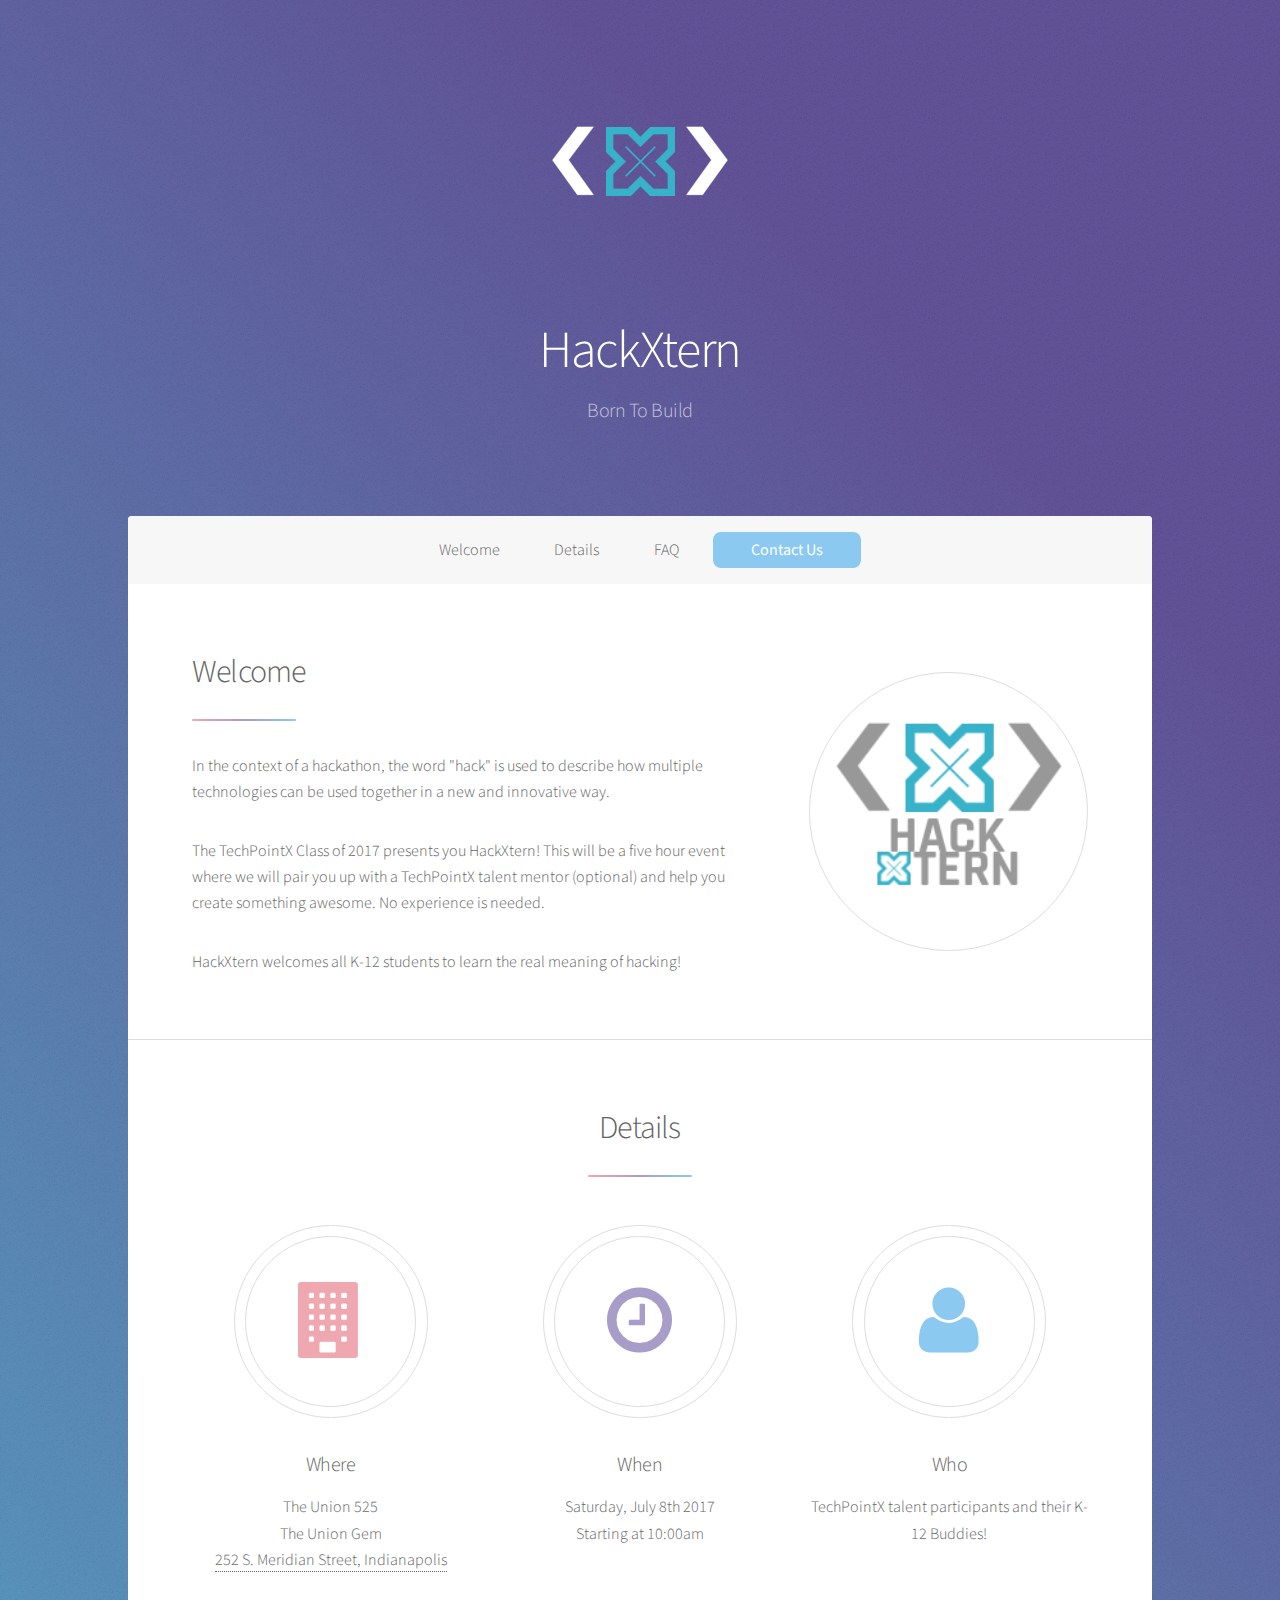
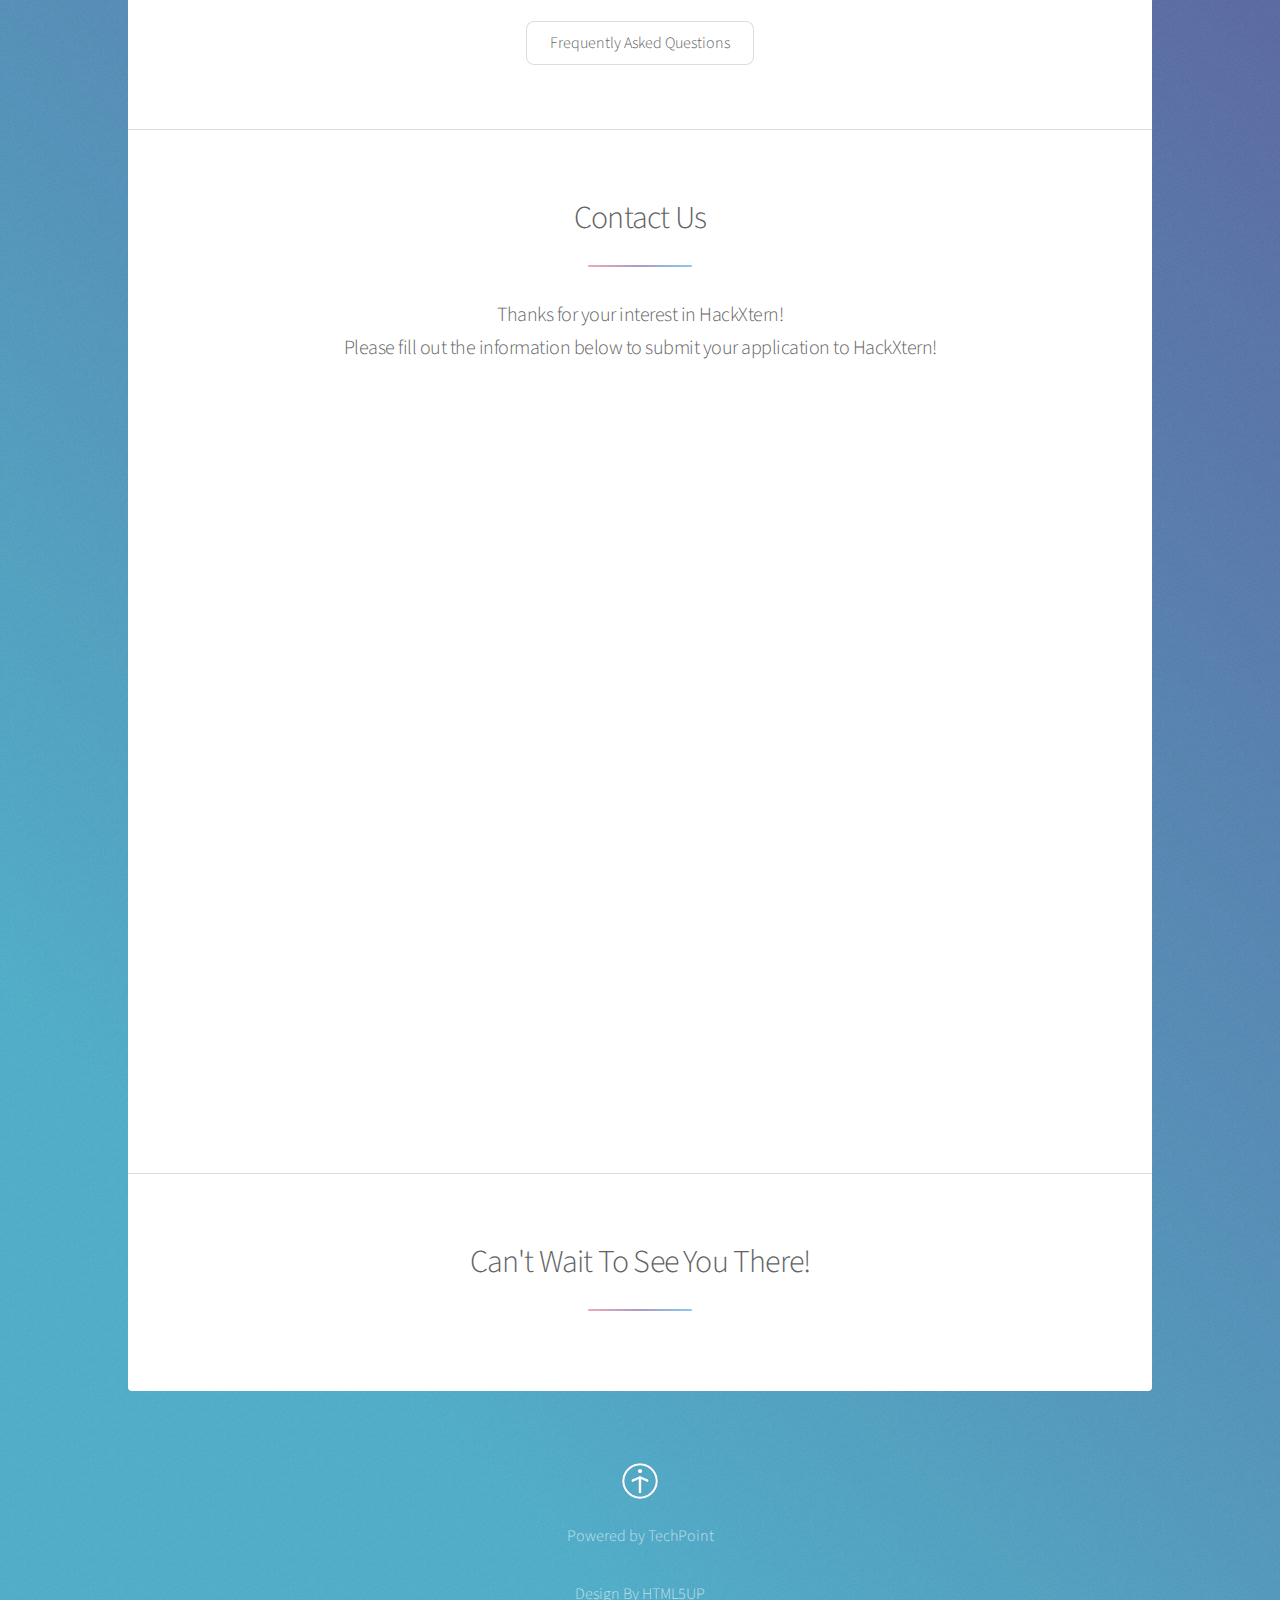
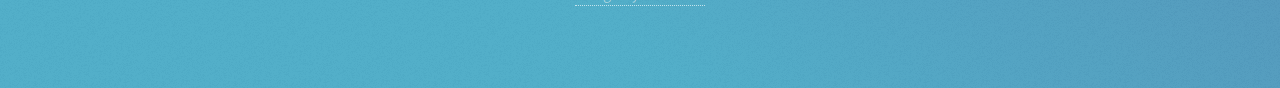
<file: index.html>
<!DOCTYPE HTML>
<!--
	Stellar by HTML5 UP
	html5up.net | @ajlkn
	Free for personal and commercial use under the CCA 3.0 license (html5up.net/license)
-->
<html>
	<head>
		<title>HackXtern 2017</title>
    <link rel="shortcut icon" href="/favicon.ico" type="image/x-icon">
    <link rel="icon" href="/favicon.ico" type="image/x-icon">
		<meta charset="utf-8" />
		<meta name="viewport" content="width=device-width, initial-scale=1" />
		<!--[if lte IE 8]><script src="assets/js/ie/html5shiv.js"></script><![endif]-->
		<link rel="stylesheet" href="assets/css/main.css" />
		<!--[if lte IE 9]><link rel="stylesheet" href="assets/css/ie9.css" /><![endif]-->
		<!--[if lte IE 8]><link rel="stylesheet" href="assets/css/ie8.css" /><![endif]-->
	</head>
	<body>

		<!-- Wrapper -->
			<div id="wrapper">

				<!-- Header -->
					<header id="header" class="alt">
						<span class="logo"><img src="images/xtern_logo.png" alt="" /></span>
						<h1>HackXtern</h1>
						<p>Born To Build</p>
					</header>

				<!-- Nav -->
					<nav id="nav">
						<ul>
							<li><a href="#intro" class="alt">Welcome</a></li>
							<li><a href="#first" class="alt">Details</a></li>
              <li><a href="faq.html" class="alt">FAQ</a></li>
              <li><a href="#second" class="button special"><b style="color:#FFFFFF;">Contact Us</b></a></li>
						</ul>
					</nav>

				<!-- Main -->
					<div id="main">

						<!-- Introduction -->
							<section id="intro" class="main">
								<div class="spotlight">
									<div class="content">
										<header class="major">
											<h2>Welcome</h2>
										</header>
										<p>In the context of a hackathon,
                      the word "hack" is used to describe how multiple technologies can
                      be used together in a new and innovative way.</p>
                    <p>The TechPointX Class of 2017 presents you HackXtern! This will be a five
                      hour event where we will pair you up with a TechPointX talent mentor (optional)
                      and help you create something awesome. No experience is needed.</p>
                    <p>HackXtern welcomes all K-12 students to learn the real meaning of hacking!</p>
									</div>
									<span class="image"><img src="images/hack_xtern_dark.png" alt="" /></span>
								</div>
							</section>

						<!-- First Section -->
							<section id="first" class="main special">
								<header class="major">
									<h2>Details</h2>
								</header>
								<ul class="features">
									<li>
										<span class="icon major style1 fa-building"></span>
										<h3>Where</h3>
										<!-- <p>Bankers Life Fieldhouse<br/>125 S Pennsylvania St, Indianapolis IN</p> -->
                    <p>The Union 525<br/>
                    The Union Gem<br/>
                    <a href="https://www.google.com/maps/place/525+S+Meridian+St,+Indianapolis,+IN+46225/@39.7593647,-86.160103,17z/data=!3m1!4b1!4m5!3m4!1s0x886b50a3cf147653:0xdbf932863d1ed6cf!8m2!3d39.7593647!4d-86.1579143">
                      252 S. Meridian Street, Indianapolis</a></p>
									</li>
									<li>
										<span class="icon major style3 fa-clock-o"></span>
										<h3>When</h3>
										<p>Saturday, July 8th 2017<br/>Starting at 10:00am</p>
									</li>
									<li>
										<span class="icon major style5 fa-user"></span>
										<h3>Who</h3>
										<p>TechPointX talent participants and their K-12 Buddies!</p>
									</li>
								</ul>
								<footer class="major">
									<ul class="actions">
									<li><a href="faq.html" class="button">Frequently Asked Questions</a></li>
									</ul>
								</footer>
							</section>

						<!-- Second Section -->
							<section id="second" class="main special">
								<header class="major">
									<h2>Contact Us</h2>
									<p>Thanks for your interest in HackXtern!<br/>
                    Please fill out the information below to submit your application to HackXtern!</p>
								</header>
                <iframe
                  src="https://techpoint.formstack.com/forms/2017_hackxtern_registration_form"
                  title="2017 HackXtern Interest"
                  width="800"
                  height="720"
									scrolling="yes">
                </iframe>
							</section>

						<!-- Get Started -->
							<section id="cta" class="main special">
								<header class="major">
									<h2>Can't Wait To See You There!</h2>
								</header>
							</section>

					</div>

				<!-- Footer -->
					<center>
            <div style="padding:80px;padding-top:60px">
              <img style="width:60px;height:auto;padding-bottom:1px;margin-bottom:1px;border-style:none;" src="/images/techpoint_white.png" />
              <p style="margin-top:1px;padding-top:1px;border-style:none;">Powered by TechPoint</p>
              <a style="padding-top:50px;" href="https://html5up.net">Design By HTML5UP</a>
            </div>
					</center>


			</div>

		<!-- Scripts -->
			<script src="assets/js/jquery.min.js"></script>
			<script src="assets/js/jquery.scrollex.min.js"></script>
			<script src="assets/js/jquery.scrolly.min.js"></script>
			<script src="assets/js/skel.min.js"></script>
			<script src="assets/js/util.js"></script>
			<!--[if lte IE 8]><script src="assets/js/ie/respond.min.js"></script><![endif]-->
			<script src="assets/js/main.js"></script>

	</body>
</html>
</file>
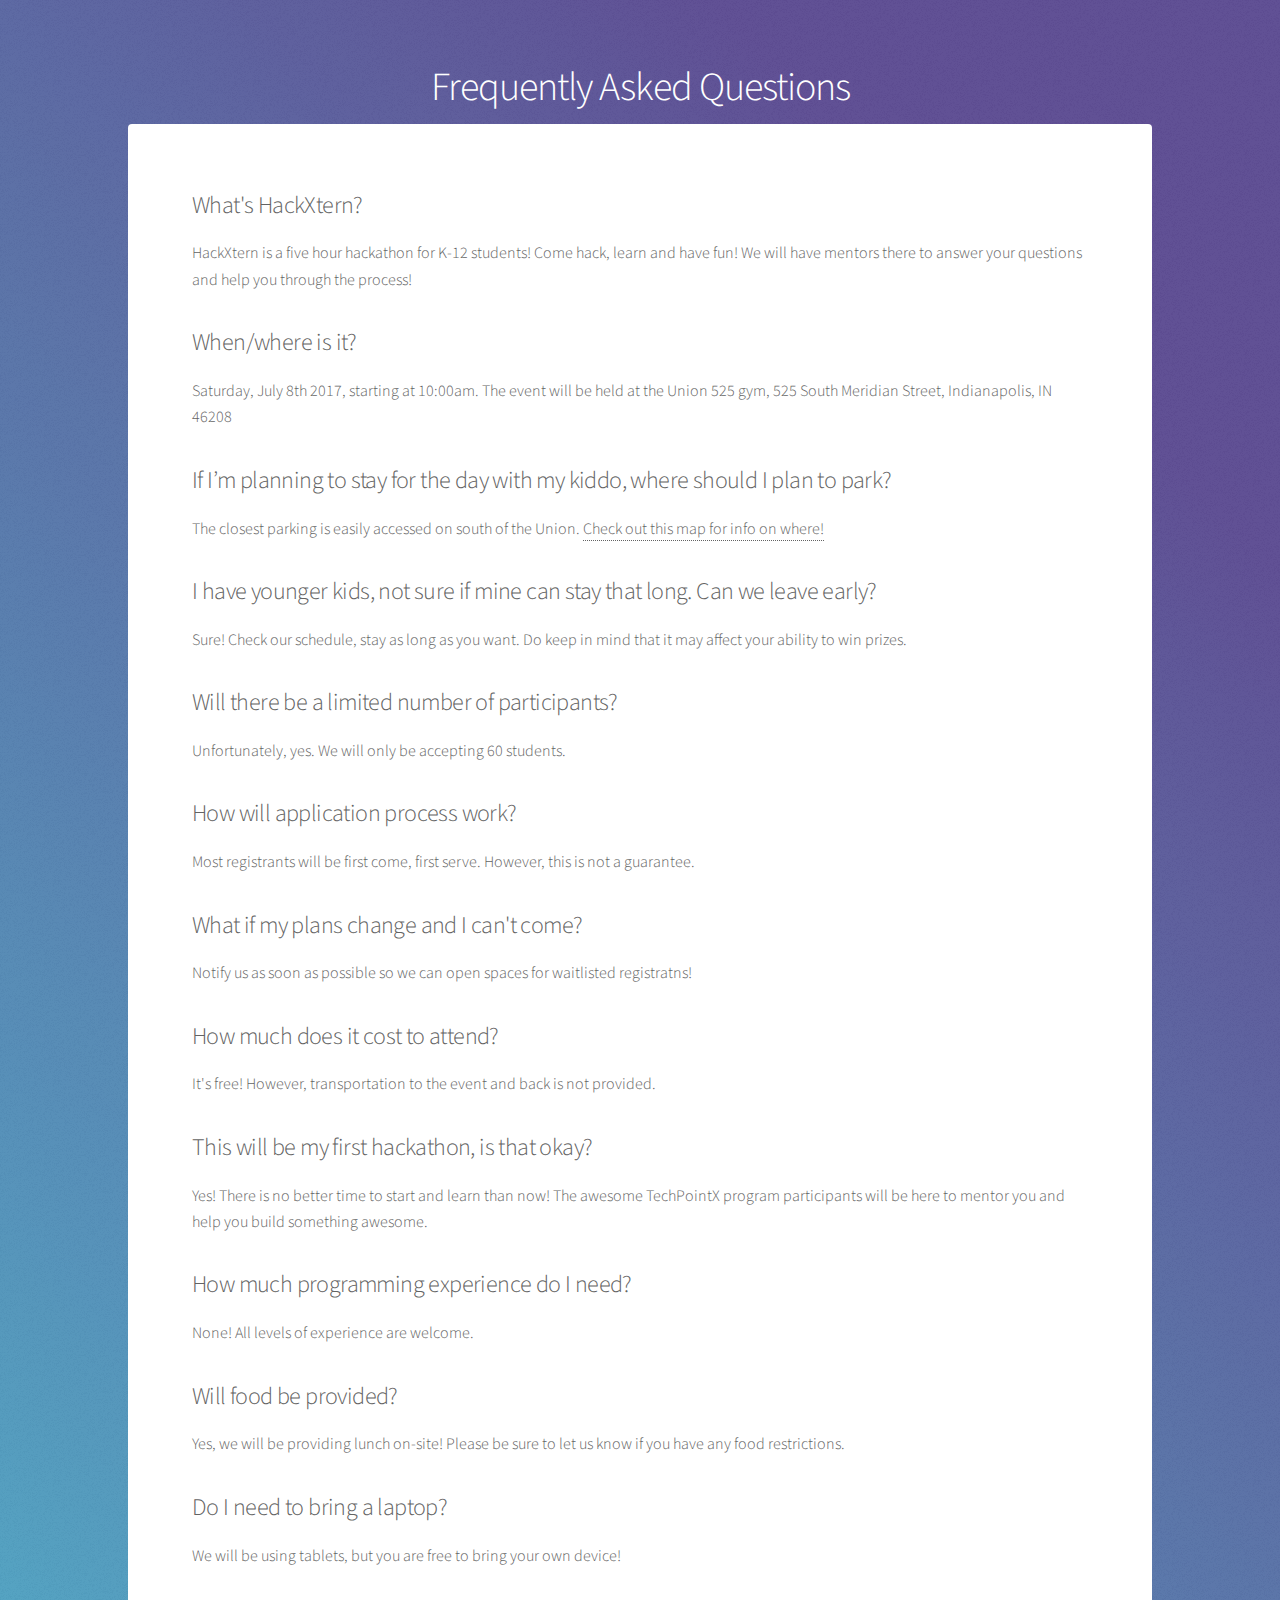
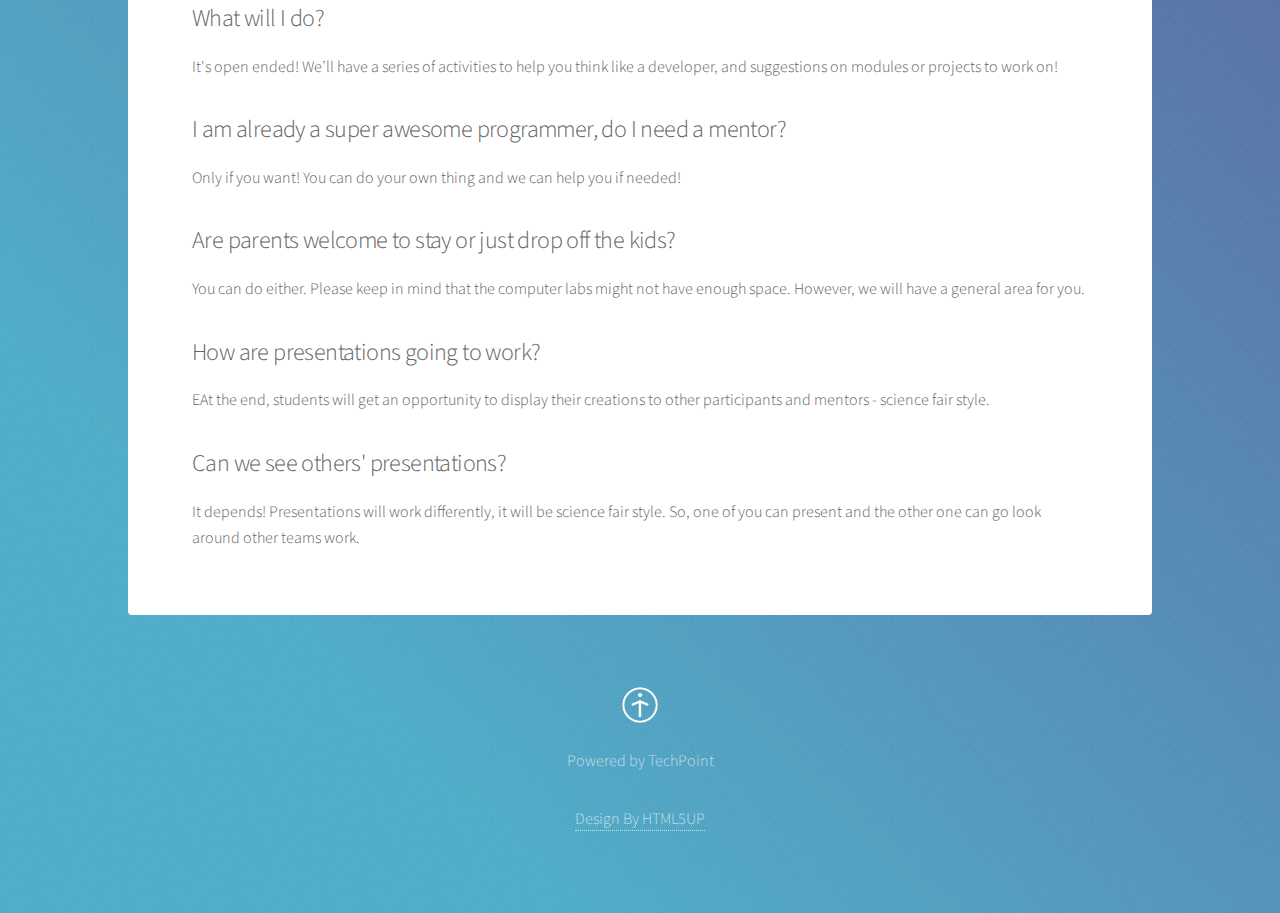
<file: faq.html>
<!DOCTYPE HTML>
<!--
	Stellar by HTML5 UP
	html5up.net | @ajlkn
	Free for personal and commercial use under the CCA 3.0 license (html5up.net/license)
-->
<html>
	<head>
		<title>Frequently Asked Questions</title>
		<meta charset="utf-8" />
		<meta name="viewport" content="width=device-width, initial-scale=1" />
		<!--[if lte IE 8]><script src="assets/js/ie/html5shiv.js"></script><![endif]-->
		<link rel="stylesheet" href="assets/css/main.css" />
		<!--[if lte IE 9]><link rel="stylesheet" href="assets/css/ie9.css" /><![endif]-->
		<!--[if lte IE 8]><link rel="stylesheet" href="assets/css/ie8.css" /><![endif]-->
	</head>
	<body>

		<!-- Wrapper -->
			<div id="wrapper">

				<!-- Header -->
					<header id="header">
						<h1>Frequently Asked Questions</h1>
					</header>

				<!-- Main -->
					<div id="main">

						<!-- Content -->
							<section id="content" class="main">
								<h2>What's HackXtern?</h2>
								<p>HackXtern is a five hour hackathon for K-12 students! Come hack, learn and have fun! We will have mentors there to answer your questions and help you through the process!</p>
								<h2>When/where is it?</h2>
                <p>Saturday, July 8th 2017, starting at 10:00am. The event will be held at the Union 525 gym, 525 South Meridian Street, Indianapolis, IN 46208</p>

                <h2>If I’m planning to stay for the day with my kiddo, where should I plan to park?</h2>
								<p>The closest parking is easily accessed on south of the Union.
                <a href="images/parking.jpg" target="_blank">Check out this map for info on where!</a></p>

                <h2>I have younger kids, not sure if mine can stay that long. Can we leave early?</h2>
                <p>Sure! Check our schedule, stay as long as you want. Do keep in mind that it may affect your ability to win prizes.</p>
                <h2>Will there be a limited number of participants?</h2>
                <p>Unfortunately, yes. We will only be accepting 60 students.</p>
                <h2>How will application process work?</h2>
                <p>Most registrants will be first come, first serve. However, this is not a guarantee.</p>
                <h2>What if my plans change and I can't come?</h2>
                <p>Notify us as soon as possible so we can open spaces for waitlisted registratns!</p>
                <h2>How much does it cost to attend?</h2>
                <p>It's free! However, transportation to the event and back is not provided.</p>
                <h2>This will be my first hackathon, is that okay?</h2>
                <p>Yes! There is no better time to start and learn than now! The awesome TechPointX program participants will be here to mentor you and help you build something awesome.</p>
                <h2>How much programming experience do I need?</h2>
                <p>None! All levels of experience are welcome.</p>
                <h2>Will food be provided?</h2>
                <p>Yes, we will be providing lunch on-site! Please be sure to let us know if you have any food restrictions.</p>
                <h2>Do I need to bring a laptop?</h2>
                <p>We will be using tablets, but you are free to bring your own device!</p>
                <h2>What will I do?</h2>
                <p>It's open ended! We’ll have a series of activities to help you think like a developer, and suggestions on modules or projects to work on!</p>
                <h2>I am already a super awesome programmer, do I need a mentor?</h2>
                <p>Only if you want! You can do your own thing and we can help you if needed!</p>
                <h2>Are parents welcome to stay or just drop off the kids?</h2>
                <p>You can do either. Please keep in mind that the computer labs might not have enough space. However, we will have a general area for you.</p>
                <h2>How are presentations going to work?</h2>
                <p>EAt the end, students will get an opportunity to display their creations to other participants and mentors - science fair style.</p>
                <h2>Can we see others' presentations?</h2>
                <p>It depends! Presentations will work differently, it will be science fair style. So, one of you can present and the other one can go look around other teams work.</p>
							</section>

					</div>

				<!-- Footer -->
        <center>
          <div style="padding:80px;padding-top:60px">
            <img style="width:60px;height:auto;padding-bottom:1px;margin-bottom:1px;border-style:none;" src="/images/techpoint_white.png" />
            <p style="margin-top:1px;padding-top:1px;border-style:none;">Powered by TechPoint</p>
            <a style="padding-top:50px;" href="https://html5up.net">Design By HTML5UP</a>
          </div>
        </center>

			</div>

		<!-- Scripts -->
			<script src="assets/js/jquery.min.js"></script>
			<script src="assets/js/jquery.scrollex.min.js"></script>
			<script src="assets/js/jquery.scrolly.min.js"></script>
			<script src="assets/js/skel.min.js"></script>
			<script src="assets/js/util.js"></script>
			<!--[if lte IE 8]><script src="assets/js/ie/respond.min.js"></script><![endif]-->
			<script src="assets/js/main.js"></script>

	</body>
</html>
</file>
<file: assets/css/ie9.css>
/*
	Stellar by HTML5 UP
	html5up.net | @ajlkn
	Free for personal and commercial use under the CCA 3.0 license (html5up.net/license)
*/

/* Spotlight */

	.spotlight:after {
		content: '';
		display: block;
		clear: both;
	}

	.spotlight .content {
		float: left;
		width: 60%;
	}

	.spotlight .image {
		float: left;
	}

/* Features */

	.features:after {
		content: '';
		display: block;
		clear: both;
	}

	.features li {
		float: left;
	}

/* Statistics */

	.statistics {
		display: inline-block;
		width: auto;
	}

		.statistics:after {
			content: '';
			display: block;
			clear: both;
		}

		.statistics li {
			float: left;
			padding: 1.5em 2.5em;
		}

/* Footer */

	#footer > * {
		float: left;
	}

	#footer .copyright {
		clear: both;
	}
</file>
<file: assets/css/ie8.css>
/*
	Stellar by HTML5 UP
	html5up.net | @ajlkn
	Free for personal and commercial use under the CCA 3.0 license (html5up.net/license)
*/

/* Type */

	body {
		color: #ffffff;
	}

/* Button */

	.button {
		position: relative;
		border: solid 1px !important;
	}

		.button.special {
			border: none !important;
		}

/* Icon */

	.icon.major {
		-ms-behavior: url("assets/js/ie/PIE.htc");
	}

		.icon.major:before {
			font-size: 4em;
			border: 0;
		}

/* Spotlight */

	.spotlight .image {
		position: relative;
		-ms-behavior: url("assets/js/ie/PIE.htc");
	}

		.spotlight .image img {
			position: relative;
			-ms-behavior: url("assets/js/ie/PIE.htc");
		}

/* Features */

	.features li {
		width: 29%;
	}

/* Footer */

	#footer > * {
		width: 50%;
		margin-left: 0;
	}

/* Main */

	#main > .main > .image.main:first-child {
		margin-top: 0;
		margin-left: 0;
		width: 100%;
	}
</file>
<file: assets/css/main.css>
@import url(font-awesome.min.css);
@import "https://fonts.googleapis.com/css?family=Source+Sans+Pro:300,400";

/*
	Stellar by HTML5 UP
	html5up.net | @ajlkn
	Free for personal and commercial use under the CCA 3.0 license (html5up.net/license)
*/

/* Reset */

.remove-styles {
  all: initial;
  * {
    all: unset;
  }
}

	html, body, div, span, applet, object, iframe, h1, h2, h3, h4, h5, h6, p, blockquote, pre, a, abbr, acronym, address, big, cite, code, del, dfn, em, img, ins, kbd, q, s, samp, small, strike, strong, sub, sup, tt, var, b, u, i, center, dl, dt, dd, ol, ul, li, fieldset, form, label, legend, table, caption, tbody, tfoot, thead, tr, th, td, article, aside, canvas, details, embed, figure, figcaption, footer, header, hgroup, menu, nav, output, ruby, section, summary, time, mark, audio, video {
		margin: 0;
		padding: 0;
		border: 0;
		font-size: 100%;
		font: inherit;
		vertical-align: baseline;
	}



	article, aside, details, figcaption, figure, footer, header, hgroup, menu, nav, section {
		display: block;
	}

	body {
		line-height: 1;
	}

	ol, ul {
		list-style: none;
	}

	blockquote, q {
		quotes: none;
	}

	blockquote:before, blockquote:after, q:before, q:after {
		content: '';
		content: none;
	}

	table {
		border-collapse: collapse;
		border-spacing: 0;
	}

	body {
		-webkit-text-size-adjust: none;
	}

/* Box Model */

	*, *:before, *:after {
		-moz-box-sizing: border-box;
		-webkit-box-sizing: border-box;
		box-sizing: border-box;
	}

/* Grid */

	.row {
		border-bottom: solid 1px transparent;
		-moz-box-sizing: border-box;
		-webkit-box-sizing: border-box;
		box-sizing: border-box;
	}

	.row > * {
		float: left;
		-moz-box-sizing: border-box;
		-webkit-box-sizing: border-box;
		box-sizing: border-box;
	}

	.row:after, .row:before {
		content: '';
		display: block;
		clear: both;
		height: 0;
	}

	.row.uniform > * > :first-child {
		margin-top: 0;
	}

	.row.uniform > * > :last-child {
		margin-bottom: 0;
	}

	.row.\30 \25 > * {
		padding: 0 0 0 0em;
	}

	.row.\30 \25 {
		margin: 0 0 -1px 0em;
	}

	.row.uniform.\30 \25 > * {
		padding: 0em 0 0 0em;
	}

	.row.uniform.\30 \25 {
		margin: 0em 0 -1px 0em;
	}

	.row > * {
		padding: 0 0 0 1.5em;
	}

	.row {
		margin: 0 0 -1px -1.5em;
	}

	.row.uniform > * {
		padding: 1.5em 0 0 1.5em;
	}

	.row.uniform {
		margin: -1.5em 0 -1px -1.5em;
	}

	.row.\32 00\25 > * {
		padding: 0 0 0 3em;
	}

	.row.\32 00\25 {
		margin: 0 0 -1px -3em;
	}

	.row.uniform.\32 00\25 > * {
		padding: 3em 0 0 3em;
	}

	.row.uniform.\32 00\25 {
		margin: -3em 0 -1px -3em;
	}

	.row.\31 50\25 > * {
		padding: 0 0 0 2.25em;
	}

	.row.\31 50\25 {
		margin: 0 0 -1px -2.25em;
	}

	.row.uniform.\31 50\25 > * {
		padding: 2.25em 0 0 2.25em;
	}

	.row.uniform.\31 50\25 {
		margin: -2.25em 0 -1px -2.25em;
	}

	.row.\35 0\25 > * {
		padding: 0 0 0 0.75em;
	}

	.row.\35 0\25 {
		margin: 0 0 -1px -0.75em;
	}

	.row.uniform.\35 0\25 > * {
		padding: 0.75em 0 0 0.75em;
	}

	.row.uniform.\35 0\25 {
		margin: -0.75em 0 -1px -0.75em;
	}

	.row.\32 5\25 > * {
		padding: 0 0 0 0.375em;
	}

	.row.\32 5\25 {
		margin: 0 0 -1px -0.375em;
	}

	.row.uniform.\32 5\25 > * {
		padding: 0.375em 0 0 0.375em;
	}

	.row.uniform.\32 5\25 {
		margin: -0.375em 0 -1px -0.375em;
	}

	.\31 2u, .\31 2u\24 {
		width: 100%;
		clear: none;
		margin-left: 0;
	}

	.\31 1u, .\31 1u\24 {
		width: 91.6666666667%;
		clear: none;
		margin-left: 0;
	}

	.\31 0u, .\31 0u\24 {
		width: 83.3333333333%;
		clear: none;
		margin-left: 0;
	}

	.\39 u, .\39 u\24 {
		width: 75%;
		clear: none;
		margin-left: 0;
	}

	.\38 u, .\38 u\24 {
		width: 66.6666666667%;
		clear: none;
		margin-left: 0;
	}

	.\37 u, .\37 u\24 {
		width: 58.3333333333%;
		clear: none;
		margin-left: 0;
	}

	.\36 u, .\36 u\24 {
		width: 50%;
		clear: none;
		margin-left: 0;
	}

	.\35 u, .\35 u\24 {
		width: 41.6666666667%;
		clear: none;
		margin-left: 0;
	}

	.\34 u, .\34 u\24 {
		width: 33.3333333333%;
		clear: none;
		margin-left: 0;
	}

	.\33 u, .\33 u\24 {
		width: 25%;
		clear: none;
		margin-left: 0;
	}

	.\32 u, .\32 u\24 {
		width: 16.6666666667%;
		clear: none;
		margin-left: 0;
	}

	.\31 u, .\31 u\24 {
		width: 8.3333333333%;
		clear: none;
		margin-left: 0;
	}

	.\31 2u\24 + *,
	.\31 1u\24 + *,
	.\31 0u\24 + *,
	.\39 u\24 + *,
	.\38 u\24 + *,
	.\37 u\24 + *,
	.\36 u\24 + *,
	.\35 u\24 + *,
	.\34 u\24 + *,
	.\33 u\24 + *,
	.\32 u\24 + *,
	.\31 u\24 + * {
		clear: left;
	}

	.\-11u {
		margin-left: 91.66667%;
	}

	.\-10u {
		margin-left: 83.33333%;
	}

	.\-9u {
		margin-left: 75%;
	}

	.\-8u {
		margin-left: 66.66667%;
	}

	.\-7u {
		margin-left: 58.33333%;
	}

	.\-6u {
		margin-left: 50%;
	}

	.\-5u {
		margin-left: 41.66667%;
	}

	.\-4u {
		margin-left: 33.33333%;
	}

	.\-3u {
		margin-left: 25%;
	}

	.\-2u {
		margin-left: 16.66667%;
	}

	.\-1u {
		margin-left: 8.33333%;
	}

	@media screen and (max-width: 1680px) {

		.row > * {
			padding: 0 0 0 1.5em;
		}

		.row {
			margin: 0 0 -1px -1.5em;
		}

		.row.uniform > * {
			padding: 1.5em 0 0 1.5em;
		}

		.row.uniform {
			margin: -1.5em 0 -1px -1.5em;
		}

		.row.\32 00\25 > * {
			padding: 0 0 0 3em;
		}

		.row.\32 00\25 {
			margin: 0 0 -1px -3em;
		}

		.row.uniform.\32 00\25 > * {
			padding: 3em 0 0 3em;
		}

		.row.uniform.\32 00\25 {
			margin: -3em 0 -1px -3em;
		}

		.row.\31 50\25 > * {
			padding: 0 0 0 2.25em;
		}

		.row.\31 50\25 {
			margin: 0 0 -1px -2.25em;
		}

		.row.uniform.\31 50\25 > * {
			padding: 2.25em 0 0 2.25em;
		}

		.row.uniform.\31 50\25 {
			margin: -2.25em 0 -1px -2.25em;
		}

		.row.\35 0\25 > * {
			padding: 0 0 0 0.75em;
		}

		.row.\35 0\25 {
			margin: 0 0 -1px -0.75em;
		}

		.row.uniform.\35 0\25 > * {
			padding: 0.75em 0 0 0.75em;
		}

		.row.uniform.\35 0\25 {
			margin: -0.75em 0 -1px -0.75em;
		}

		.row.\32 5\25 > * {
			padding: 0 0 0 0.375em;
		}

		.row.\32 5\25 {
			margin: 0 0 -1px -0.375em;
		}

		.row.uniform.\32 5\25 > * {
			padding: 0.375em 0 0 0.375em;
		}

		.row.uniform.\32 5\25 {
			margin: -0.375em 0 -1px -0.375em;
		}

		.\31 2u\28xlarge\29, .\31 2u\24\28xlarge\29 {
			width: 100%;
			clear: none;
			margin-left: 0;
		}

		.\31 1u\28xlarge\29, .\31 1u\24\28xlarge\29 {
			width: 91.6666666667%;
			clear: none;
			margin-left: 0;
		}

		.\31 0u\28xlarge\29, .\31 0u\24\28xlarge\29 {
			width: 83.3333333333%;
			clear: none;
			margin-left: 0;
		}

		.\39 u\28xlarge\29, .\39 u\24\28xlarge\29 {
			width: 75%;
			clear: none;
			margin-left: 0;
		}

		.\38 u\28xlarge\29, .\38 u\24\28xlarge\29 {
			width: 66.6666666667%;
			clear: none;
			margin-left: 0;
		}

		.\37 u\28xlarge\29, .\37 u\24\28xlarge\29 {
			width: 58.3333333333%;
			clear: none;
			margin-left: 0;
		}

		.\36 u\28xlarge\29, .\36 u\24\28xlarge\29 {
			width: 50%;
			clear: none;
			margin-left: 0;
		}

		.\35 u\28xlarge\29, .\35 u\24\28xlarge\29 {
			width: 41.6666666667%;
			clear: none;
			margin-left: 0;
		}

		.\34 u\28xlarge\29, .\34 u\24\28xlarge\29 {
			width: 33.3333333333%;
			clear: none;
			margin-left: 0;
		}

		.\33 u\28xlarge\29, .\33 u\24\28xlarge\29 {
			width: 25%;
			clear: none;
			margin-left: 0;
		}

		.\32 u\28xlarge\29, .\32 u\24\28xlarge\29 {
			width: 16.6666666667%;
			clear: none;
			margin-left: 0;
		}

		.\31 u\28xlarge\29, .\31 u\24\28xlarge\29 {
			width: 8.3333333333%;
			clear: none;
			margin-left: 0;
		}

		.\31 2u\24\28xlarge\29 + *,
		.\31 1u\24\28xlarge\29 + *,
		.\31 0u\24\28xlarge\29 + *,
		.\39 u\24\28xlarge\29 + *,
		.\38 u\24\28xlarge\29 + *,
		.\37 u\24\28xlarge\29 + *,
		.\36 u\24\28xlarge\29 + *,
		.\35 u\24\28xlarge\29 + *,
		.\34 u\24\28xlarge\29 + *,
		.\33 u\24\28xlarge\29 + *,
		.\32 u\24\28xlarge\29 + *,
		.\31 u\24\28xlarge\29 + * {
			clear: left;
		}

		.\-11u\28xlarge\29 {
			margin-left: 91.66667%;
		}

		.\-10u\28xlarge\29 {
			margin-left: 83.33333%;
		}

		.\-9u\28xlarge\29 {
			margin-left: 75%;
		}

		.\-8u\28xlarge\29 {
			margin-left: 66.66667%;
		}

		.\-7u\28xlarge\29 {
			margin-left: 58.33333%;
		}

		.\-6u\28xlarge\29 {
			margin-left: 50%;
		}

		.\-5u\28xlarge\29 {
			margin-left: 41.66667%;
		}

		.\-4u\28xlarge\29 {
			margin-left: 33.33333%;
		}

		.\-3u\28xlarge\29 {
			margin-left: 25%;
		}

		.\-2u\28xlarge\29 {
			margin-left: 16.66667%;
		}

		.\-1u\28xlarge\29 {
			margin-left: 8.33333%;
		}

	}

	@media screen and (max-width: 1280px) {

		.row > * {
			padding: 0 0 0 1.5em;
		}

		.row {
			margin: 0 0 -1px -1.5em;
		}

		.row.uniform > * {
			padding: 1.5em 0 0 1.5em;
		}

		.row.uniform {
			margin: -1.5em 0 -1px -1.5em;
		}

		.row.\32 00\25 > * {
			padding: 0 0 0 3em;
		}

		.row.\32 00\25 {
			margin: 0 0 -1px -3em;
		}

		.row.uniform.\32 00\25 > * {
			padding: 3em 0 0 3em;
		}

		.row.uniform.\32 00\25 {
			margin: -3em 0 -1px -3em;
		}

		.row.\31 50\25 > * {
			padding: 0 0 0 2.25em;
		}

		.row.\31 50\25 {
			margin: 0 0 -1px -2.25em;
		}

		.row.uniform.\31 50\25 > * {
			padding: 2.25em 0 0 2.25em;
		}

		.row.uniform.\31 50\25 {
			margin: -2.25em 0 -1px -2.25em;
		}

		.row.\35 0\25 > * {
			padding: 0 0 0 0.75em;
		}

		.row.\35 0\25 {
			margin: 0 0 -1px -0.75em;
		}

		.row.uniform.\35 0\25 > * {
			padding: 0.75em 0 0 0.75em;
		}

		.row.uniform.\35 0\25 {
			margin: -0.75em 0 -1px -0.75em;
		}

		.row.\32 5\25 > * {
			padding: 0 0 0 0.375em;
		}

		.row.\32 5\25 {
			margin: 0 0 -1px -0.375em;
		}

		.row.uniform.\32 5\25 > * {
			padding: 0.375em 0 0 0.375em;
		}

		.row.uniform.\32 5\25 {
			margin: -0.375em 0 -1px -0.375em;
		}

		.\31 2u\28large\29, .\31 2u\24\28large\29 {
			width: 100%;
			clear: none;
			margin-left: 0;
		}

		.\31 1u\28large\29, .\31 1u\24\28large\29 {
			width: 91.6666666667%;
			clear: none;
			margin-left: 0;
		}

		.\31 0u\28large\29, .\31 0u\24\28large\29 {
			width: 83.3333333333%;
			clear: none;
			margin-left: 0;
		}

		.\39 u\28large\29, .\39 u\24\28large\29 {
			width: 75%;
			clear: none;
			margin-left: 0;
		}

		.\38 u\28large\29, .\38 u\24\28large\29 {
			width: 66.6666666667%;
			clear: none;
			margin-left: 0;
		}

		.\37 u\28large\29, .\37 u\24\28large\29 {
			width: 58.3333333333%;
			clear: none;
			margin-left: 0;
		}

		.\36 u\28large\29, .\36 u\24\28large\29 {
			width: 50%;
			clear: none;
			margin-left: 0;
		}

		.\35 u\28large\29, .\35 u\24\28large\29 {
			width: 41.6666666667%;
			clear: none;
			margin-left: 0;
		}

		.\34 u\28large\29, .\34 u\24\28large\29 {
			width: 33.3333333333%;
			clear: none;
			margin-left: 0;
		}

		.\33 u\28large\29, .\33 u\24\28large\29 {
			width: 25%;
			clear: none;
			margin-left: 0;
		}

		.\32 u\28large\29, .\32 u\24\28large\29 {
			width: 16.6666666667%;
			clear: none;
			margin-left: 0;
		}

		.\31 u\28large\29, .\31 u\24\28large\29 {
			width: 8.3333333333%;
			clear: none;
			margin-left: 0;
		}

		.\31 2u\24\28large\29 + *,
		.\31 1u\24\28large\29 + *,
		.\31 0u\24\28large\29 + *,
		.\39 u\24\28large\29 + *,
		.\38 u\24\28large\29 + *,
		.\37 u\24\28large\29 + *,
		.\36 u\24\28large\29 + *,
		.\35 u\24\28large\29 + *,
		.\34 u\24\28large\29 + *,
		.\33 u\24\28large\29 + *,
		.\32 u\24\28large\29 + *,
		.\31 u\24\28large\29 + * {
			clear: left;
		}

		.\-11u\28large\29 {
			margin-left: 91.66667%;
		}

		.\-10u\28large\29 {
			margin-left: 83.33333%;
		}

		.\-9u\28large\29 {
			margin-left: 75%;
		}

		.\-8u\28large\29 {
			margin-left: 66.66667%;
		}

		.\-7u\28large\29 {
			margin-left: 58.33333%;
		}

		.\-6u\28large\29 {
			margin-left: 50%;
		}

		.\-5u\28large\29 {
			margin-left: 41.66667%;
		}

		.\-4u\28large\29 {
			margin-left: 33.33333%;
		}

		.\-3u\28large\29 {
			margin-left: 25%;
		}

		.\-2u\28large\29 {
			margin-left: 16.66667%;
		}

		.\-1u\28large\29 {
			margin-left: 8.33333%;
		}

	}

	@media screen and (max-width: 980px) {

		.row > * {
			padding: 0 0 0 1.5em;
		}

		.row {
			margin: 0 0 -1px -1.5em;
		}

		.row.uniform > * {
			padding: 1.5em 0 0 1.5em;
		}

		.row.uniform {
			margin: -1.5em 0 -1px -1.5em;
		}

		.row.\32 00\25 > * {
			padding: 0 0 0 3em;
		}

		.row.\32 00\25 {
			margin: 0 0 -1px -3em;
		}

		.row.uniform.\32 00\25 > * {
			padding: 3em 0 0 3em;
		}

		.row.uniform.\32 00\25 {
			margin: -3em 0 -1px -3em;
		}

		.row.\31 50\25 > * {
			padding: 0 0 0 2.25em;
		}

		.row.\31 50\25 {
			margin: 0 0 -1px -2.25em;
		}

		.row.uniform.\31 50\25 > * {
			padding: 2.25em 0 0 2.25em;
		}

		.row.uniform.\31 50\25 {
			margin: -2.25em 0 -1px -2.25em;
		}

		.row.\35 0\25 > * {
			padding: 0 0 0 0.75em;
		}

		.row.\35 0\25 {
			margin: 0 0 -1px -0.75em;
		}

		.row.uniform.\35 0\25 > * {
			padding: 0.75em 0 0 0.75em;
		}

		.row.uniform.\35 0\25 {
			margin: -0.75em 0 -1px -0.75em;
		}

		.row.\32 5\25 > * {
			padding: 0 0 0 0.375em;
		}

		.row.\32 5\25 {
			margin: 0 0 -1px -0.375em;
		}

		.row.uniform.\32 5\25 > * {
			padding: 0.375em 0 0 0.375em;
		}

		.row.uniform.\32 5\25 {
			margin: -0.375em 0 -1px -0.375em;
		}

		.\31 2u\28medium\29, .\31 2u\24\28medium\29 {
			width: 100%;
			clear: none;
			margin-left: 0;
		}

		.\31 1u\28medium\29, .\31 1u\24\28medium\29 {
			width: 91.6666666667%;
			clear: none;
			margin-left: 0;
		}

		.\31 0u\28medium\29, .\31 0u\24\28medium\29 {
			width: 83.3333333333%;
			clear: none;
			margin-left: 0;
		}

		.\39 u\28medium\29, .\39 u\24\28medium\29 {
			width: 75%;
			clear: none;
			margin-left: 0;
		}

		.\38 u\28medium\29, .\38 u\24\28medium\29 {
			width: 66.6666666667%;
			clear: none;
			margin-left: 0;
		}

		.\37 u\28medium\29, .\37 u\24\28medium\29 {
			width: 58.3333333333%;
			clear: none;
			margin-left: 0;
		}

		.\36 u\28medium\29, .\36 u\24\28medium\29 {
			width: 50%;
			clear: none;
			margin-left: 0;
		}

		.\35 u\28medium\29, .\35 u\24\28medium\29 {
			width: 41.6666666667%;
			clear: none;
			margin-left: 0;
		}

		.\34 u\28medium\29, .\34 u\24\28medium\29 {
			width: 33.3333333333%;
			clear: none;
			margin-left: 0;
		}

		.\33 u\28medium\29, .\33 u\24\28medium\29 {
			width: 25%;
			clear: none;
			margin-left: 0;
		}

		.\32 u\28medium\29, .\32 u\24\28medium\29 {
			width: 16.6666666667%;
			clear: none;
			margin-left: 0;
		}

		.\31 u\28medium\29, .\31 u\24\28medium\29 {
			width: 8.3333333333%;
			clear: none;
			margin-left: 0;
		}

		.\31 2u\24\28medium\29 + *,
		.\31 1u\24\28medium\29 + *,
		.\31 0u\24\28medium\29 + *,
		.\39 u\24\28medium\29 + *,
		.\38 u\24\28medium\29 + *,
		.\37 u\24\28medium\29 + *,
		.\36 u\24\28medium\29 + *,
		.\35 u\24\28medium\29 + *,
		.\34 u\24\28medium\29 + *,
		.\33 u\24\28medium\29 + *,
		.\32 u\24\28medium\29 + *,
		.\31 u\24\28medium\29 + * {
			clear: left;
		}

		.\-11u\28medium\29 {
			margin-left: 91.66667%;
		}

		.\-10u\28medium\29 {
			margin-left: 83.33333%;
		}

		.\-9u\28medium\29 {
			margin-left: 75%;
		}

		.\-8u\28medium\29 {
			margin-left: 66.66667%;
		}

		.\-7u\28medium\29 {
			margin-left: 58.33333%;
		}

		.\-6u\28medium\29 {
			margin-left: 50%;
		}

		.\-5u\28medium\29 {
			margin-left: 41.66667%;
		}

		.\-4u\28medium\29 {
			margin-left: 33.33333%;
		}

		.\-3u\28medium\29 {
			margin-left: 25%;
		}

		.\-2u\28medium\29 {
			margin-left: 16.66667%;
		}

		.\-1u\28medium\29 {
			margin-left: 8.33333%;
		}

	}

	@media screen and (max-width: 736px) {

		.row > * {
			padding: 0 0 0 1em;
		}

		.row {
			margin: 0 0 -1px -1em;
		}

		.row.uniform > * {
			padding: 1em 0 0 1em;
		}

		.row.uniform {
			margin: -1em 0 -1px -1em;
		}

		.row.\32 00\25 > * {
			padding: 0 0 0 2em;
		}

		.row.\32 00\25 {
			margin: 0 0 -1px -2em;
		}

		.row.uniform.\32 00\25 > * {
			padding: 2em 0 0 2em;
		}

		.row.uniform.\32 00\25 {
			margin: -2em 0 -1px -2em;
		}

		.row.\31 50\25 > * {
			padding: 0 0 0 1.5em;
		}

		.row.\31 50\25 {
			margin: 0 0 -1px -1.5em;
		}

		.row.uniform.\31 50\25 > * {
			padding: 1.5em 0 0 1.5em;
		}

		.row.uniform.\31 50\25 {
			margin: -1.5em 0 -1px -1.5em;
		}

		.row.\35 0\25 > * {
			padding: 0 0 0 0.5em;
		}

		.row.\35 0\25 {
			margin: 0 0 -1px -0.5em;
		}

		.row.uniform.\35 0\25 > * {
			padding: 0.5em 0 0 0.5em;
		}

		.row.uniform.\35 0\25 {
			margin: -0.5em 0 -1px -0.5em;
		}

		.row.\32 5\25 > * {
			padding: 0 0 0 0.25em;
		}

		.row.\32 5\25 {
			margin: 0 0 -1px -0.25em;
		}

		.row.uniform.\32 5\25 > * {
			padding: 0.25em 0 0 0.25em;
		}

		.row.uniform.\32 5\25 {
			margin: -0.25em 0 -1px -0.25em;
		}

		.\31 2u\28small\29, .\31 2u\24\28small\29 {
			width: 100%;
			clear: none;
			margin-left: 0;
		}

		.\31 1u\28small\29, .\31 1u\24\28small\29 {
			width: 91.6666666667%;
			clear: none;
			margin-left: 0;
		}

		.\31 0u\28small\29, .\31 0u\24\28small\29 {
			width: 83.3333333333%;
			clear: none;
			margin-left: 0;
		}

		.\39 u\28small\29, .\39 u\24\28small\29 {
			width: 75%;
			clear: none;
			margin-left: 0;
		}

		.\38 u\28small\29, .\38 u\24\28small\29 {
			width: 66.6666666667%;
			clear: none;
			margin-left: 0;
		}

		.\37 u\28small\29, .\37 u\24\28small\29 {
			width: 58.3333333333%;
			clear: none;
			margin-left: 0;
		}

		.\36 u\28small\29, .\36 u\24\28small\29 {
			width: 50%;
			clear: none;
			margin-left: 0;
		}

		.\35 u\28small\29, .\35 u\24\28small\29 {
			width: 41.6666666667%;
			clear: none;
			margin-left: 0;
		}

		.\34 u\28small\29, .\34 u\24\28small\29 {
			width: 33.3333333333%;
			clear: none;
			margin-left: 0;
		}

		.\33 u\28small\29, .\33 u\24\28small\29 {
			width: 25%;
			clear: none;
			margin-left: 0;
		}

		.\32 u\28small\29, .\32 u\24\28small\29 {
			width: 16.6666666667%;
			clear: none;
			margin-left: 0;
		}

		.\31 u\28small\29, .\31 u\24\28small\29 {
			width: 8.3333333333%;
			clear: none;
			margin-left: 0;
		}

		.\31 2u\24\28small\29 + *,
		.\31 1u\24\28small\29 + *,
		.\31 0u\24\28small\29 + *,
		.\39 u\24\28small\29 + *,
		.\38 u\24\28small\29 + *,
		.\37 u\24\28small\29 + *,
		.\36 u\24\28small\29 + *,
		.\35 u\24\28small\29 + *,
		.\34 u\24\28small\29 + *,
		.\33 u\24\28small\29 + *,
		.\32 u\24\28small\29 + *,
		.\31 u\24\28small\29 + * {
			clear: left;
		}

		.\-11u\28small\29 {
			margin-left: 91.66667%;
		}

		.\-10u\28small\29 {
			margin-left: 83.33333%;
		}

		.\-9u\28small\29 {
			margin-left: 75%;
		}

		.\-8u\28small\29 {
			margin-left: 66.66667%;
		}

		.\-7u\28small\29 {
			margin-left: 58.33333%;
		}

		.\-6u\28small\29 {
			margin-left: 50%;
		}

		.\-5u\28small\29 {
			margin-left: 41.66667%;
		}

		.\-4u\28small\29 {
			margin-left: 33.33333%;
		}

		.\-3u\28small\29 {
			margin-left: 25%;
		}

		.\-2u\28small\29 {
			margin-left: 16.66667%;
		}

		.\-1u\28small\29 {
			margin-left: 8.33333%;
		}

	}

	@media screen and (max-width: 480px) {

		.row > * {
			padding: 0 0 0 1em;
		}

		.row {
			margin: 0 0 -1px -1em;
		}

		.row.uniform > * {
			padding: 1em 0 0 1em;
		}

		.row.uniform {
			margin: -1em 0 -1px -1em;
		}

		.row.\32 00\25 > * {
			padding: 0 0 0 2em;
		}

		.row.\32 00\25 {
			margin: 0 0 -1px -2em;
		}

		.row.uniform.\32 00\25 > * {
			padding: 2em 0 0 2em;
		}

		.row.uniform.\32 00\25 {
			margin: -2em 0 -1px -2em;
		}

		.row.\31 50\25 > * {
			padding: 0 0 0 1.5em;
		}

		.row.\31 50\25 {
			margin: 0 0 -1px -1.5em;
		}

		.row.uniform.\31 50\25 > * {
			padding: 1.5em 0 0 1.5em;
		}

		.row.uniform.\31 50\25 {
			margin: -1.5em 0 -1px -1.5em;
		}

		.row.\35 0\25 > * {
			padding: 0 0 0 0.5em;
		}

		.row.\35 0\25 {
			margin: 0 0 -1px -0.5em;
		}

		.row.uniform.\35 0\25 > * {
			padding: 0.5em 0 0 0.5em;
		}

		.row.uniform.\35 0\25 {
			margin: -0.5em 0 -1px -0.5em;
		}

		.row.\32 5\25 > * {
			padding: 0 0 0 0.25em;
		}

		.row.\32 5\25 {
			margin: 0 0 -1px -0.25em;
		}

		.row.uniform.\32 5\25 > * {
			padding: 0.25em 0 0 0.25em;
		}

		.row.uniform.\32 5\25 {
			margin: -0.25em 0 -1px -0.25em;
		}

		.\31 2u\28xsmall\29, .\31 2u\24\28xsmall\29 {
			width: 100%;
			clear: none;
			margin-left: 0;
		}

		.\31 1u\28xsmall\29, .\31 1u\24\28xsmall\29 {
			width: 91.6666666667%;
			clear: none;
			margin-left: 0;
		}

		.\31 0u\28xsmall\29, .\31 0u\24\28xsmall\29 {
			width: 83.3333333333%;
			clear: none;
			margin-left: 0;
		}

		.\39 u\28xsmall\29, .\39 u\24\28xsmall\29 {
			width: 75%;
			clear: none;
			margin-left: 0;
		}

		.\38 u\28xsmall\29, .\38 u\24\28xsmall\29 {
			width: 66.6666666667%;
			clear: none;
			margin-left: 0;
		}

		.\37 u\28xsmall\29, .\37 u\24\28xsmall\29 {
			width: 58.3333333333%;
			clear: none;
			margin-left: 0;
		}

		.\36 u\28xsmall\29, .\36 u\24\28xsmall\29 {
			width: 50%;
			clear: none;
			margin-left: 0;
		}

		.\35 u\28xsmall\29, .\35 u\24\28xsmall\29 {
			width: 41.6666666667%;
			clear: none;
			margin-left: 0;
		}

		.\34 u\28xsmall\29, .\34 u\24\28xsmall\29 {
			width: 33.3333333333%;
			clear: none;
			margin-left: 0;
		}

		.\33 u\28xsmall\29, .\33 u\24\28xsmall\29 {
			width: 25%;
			clear: none;
			margin-left: 0;
		}

		.\32 u\28xsmall\29, .\32 u\24\28xsmall\29 {
			width: 16.6666666667%;
			clear: none;
			margin-left: 0;
		}

		.\31 u\28xsmall\29, .\31 u\24\28xsmall\29 {
			width: 8.3333333333%;
			clear: none;
			margin-left: 0;
		}

		.\31 2u\24\28xsmall\29 + *,
		.\31 1u\24\28xsmall\29 + *,
		.\31 0u\24\28xsmall\29 + *,
		.\39 u\24\28xsmall\29 + *,
		.\38 u\24\28xsmall\29 + *,
		.\37 u\24\28xsmall\29 + *,
		.\36 u\24\28xsmall\29 + *,
		.\35 u\24\28xsmall\29 + *,
		.\34 u\24\28xsmall\29 + *,
		.\33 u\24\28xsmall\29 + *,
		.\32 u\24\28xsmall\29 + *,
		.\31 u\24\28xsmall\29 + * {
			clear: left;
		}

		.\-11u\28xsmall\29 {
			margin-left: 91.66667%;
		}

		.\-10u\28xsmall\29 {
			margin-left: 83.33333%;
		}

		.\-9u\28xsmall\29 {
			margin-left: 75%;
		}

		.\-8u\28xsmall\29 {
			margin-left: 66.66667%;
		}

		.\-7u\28xsmall\29 {
			margin-left: 58.33333%;
		}

		.\-6u\28xsmall\29 {
			margin-left: 50%;
		}

		.\-5u\28xsmall\29 {
			margin-left: 41.66667%;
		}

		.\-4u\28xsmall\29 {
			margin-left: 33.33333%;
		}

		.\-3u\28xsmall\29 {
			margin-left: 25%;
		}

		.\-2u\28xsmall\29 {
			margin-left: 16.66667%;
		}

		.\-1u\28xsmall\29 {
			margin-left: 8.33333%;
		}

	}

	@media screen and (max-width: 360px) {

		.row > * {
			padding: 0 0 0 1em;
		}

		.row {
			margin: 0 0 -1px -1em;
		}

		.row.uniform > * {
			padding: 1em 0 0 1em;
		}

		.row.uniform {
			margin: -1em 0 -1px -1em;
		}

		.row.\32 00\25 > * {
			padding: 0 0 0 2em;
		}

		.row.\32 00\25 {
			margin: 0 0 -1px -2em;
		}

		.row.uniform.\32 00\25 > * {
			padding: 2em 0 0 2em;
		}

		.row.uniform.\32 00\25 {
			margin: -2em 0 -1px -2em;
		}

		.row.\31 50\25 > * {
			padding: 0 0 0 1.5em;
		}

		.row.\31 50\25 {
			margin: 0 0 -1px -1.5em;
		}

		.row.uniform.\31 50\25 > * {
			padding: 1.5em 0 0 1.5em;
		}

		.row.uniform.\31 50\25 {
			margin: -1.5em 0 -1px -1.5em;
		}

		.row.\35 0\25 > * {
			padding: 0 0 0 0.5em;
		}

		.row.\35 0\25 {
			margin: 0 0 -1px -0.5em;
		}

		.row.uniform.\35 0\25 > * {
			padding: 0.5em 0 0 0.5em;
		}

		.row.uniform.\35 0\25 {
			margin: -0.5em 0 -1px -0.5em;
		}

		.row.\32 5\25 > * {
			padding: 0 0 0 0.25em;
		}

		.row.\32 5\25 {
			margin: 0 0 -1px -0.25em;
		}

		.row.uniform.\32 5\25 > * {
			padding: 0.25em 0 0 0.25em;
		}

		.row.uniform.\32 5\25 {
			margin: -0.25em 0 -1px -0.25em;
		}

		.\31 2u\28xxsmall\29, .\31 2u\24\28xxsmall\29 {
			width: 100%;
			clear: none;
			margin-left: 0;
		}

		.\31 1u\28xxsmall\29, .\31 1u\24\28xxsmall\29 {
			width: 91.6666666667%;
			clear: none;
			margin-left: 0;
		}

		.\31 0u\28xxsmall\29, .\31 0u\24\28xxsmall\29 {
			width: 83.3333333333%;
			clear: none;
			margin-left: 0;
		}

		.\39 u\28xxsmall\29, .\39 u\24\28xxsmall\29 {
			width: 75%;
			clear: none;
			margin-left: 0;
		}

		.\38 u\28xxsmall\29, .\38 u\24\28xxsmall\29 {
			width: 66.6666666667%;
			clear: none;
			margin-left: 0;
		}

		.\37 u\28xxsmall\29, .\37 u\24\28xxsmall\29 {
			width: 58.3333333333%;
			clear: none;
			margin-left: 0;
		}

		.\36 u\28xxsmall\29, .\36 u\24\28xxsmall\29 {
			width: 50%;
			clear: none;
			margin-left: 0;
		}

		.\35 u\28xxsmall\29, .\35 u\24\28xxsmall\29 {
			width: 41.6666666667%;
			clear: none;
			margin-left: 0;
		}

		.\34 u\28xxsmall\29, .\34 u\24\28xxsmall\29 {
			width: 33.3333333333%;
			clear: none;
			margin-left: 0;
		}

		.\33 u\28xxsmall\29, .\33 u\24\28xxsmall\29 {
			width: 25%;
			clear: none;
			margin-left: 0;
		}

		.\32 u\28xxsmall\29, .\32 u\24\28xxsmall\29 {
			width: 16.6666666667%;
			clear: none;
			margin-left: 0;
		}

		.\31 u\28xxsmall\29, .\31 u\24\28xxsmall\29 {
			width: 8.3333333333%;
			clear: none;
			margin-left: 0;
		}

		.\31 2u\24\28xxsmall\29 + *,
		.\31 1u\24\28xxsmall\29 + *,
		.\31 0u\24\28xxsmall\29 + *,
		.\39 u\24\28xxsmall\29 + *,
		.\38 u\24\28xxsmall\29 + *,
		.\37 u\24\28xxsmall\29 + *,
		.\36 u\24\28xxsmall\29 + *,
		.\35 u\24\28xxsmall\29 + *,
		.\34 u\24\28xxsmall\29 + *,
		.\33 u\24\28xxsmall\29 + *,
		.\32 u\24\28xxsmall\29 + *,
		.\31 u\24\28xxsmall\29 + * {
			clear: left;
		}

		.\-11u\28xxsmall\29 {
			margin-left: 91.66667%;
		}

		.\-10u\28xxsmall\29 {
			margin-left: 83.33333%;
		}

		.\-9u\28xxsmall\29 {
			margin-left: 75%;
		}

		.\-8u\28xxsmall\29 {
			margin-left: 66.66667%;
		}

		.\-7u\28xxsmall\29 {
			margin-left: 58.33333%;
		}

		.\-6u\28xxsmall\29 {
			margin-left: 50%;
		}

		.\-5u\28xxsmall\29 {
			margin-left: 41.66667%;
		}

		.\-4u\28xxsmall\29 {
			margin-left: 33.33333%;
		}

		.\-3u\28xxsmall\29 {
			margin-left: 25%;
		}

		.\-2u\28xxsmall\29 {
			margin-left: 16.66667%;
		}

		.\-1u\28xxsmall\29 {
			margin-left: 8.33333%;
		}

	}

/* Basic */

	@-ms-viewport {
		width: device-width;
	}

	body {
		-ms-overflow-style: scrollbar;
	}

	@media screen and (max-width: 480px) {

		html, body {
			min-width: 320px;
		}

	}

	body {
		/*background-color: #935d8c;*/
    background-color: ##50afc9;
    background-image: url("images/overlay.png"), -moz-linear-gradient(45deg, #50afc9 15%, #5f4d93 85%);
		background-image: url("images/overlay.png"), -webkit-linear-gradient(45deg, #50afc9 15%, #5f4d93 85%);
		background-image: url("images/overlay.png"), -ms-linear-gradient(45deg, #50afc9 15%, #5f4d93 85%);
		background-image: url("images/overlay.png"), linear-gradient(45deg, #50afc9 15%, #5f4d93 85%);
	}

		body.is-loading *, body.is-loading *:before, body.is-loading *:after {
			-moz-animation: none !important;
			-webkit-animation: none !important;
			-ms-animation: none !important;
			animation: none !important;
			-moz-transition: none !important;
			-webkit-transition: none !important;
			-ms-transition: none !important;
			transition: none !important;
		}

/* Type */

	body {
		background-color: #935d8c;
		color: rgba(255, 255, 255, 0.65);
	}

	body, input, select, textarea {
		font-family: "Source Sans Pro", Helvetica, sans-serif;
		font-size: 17pt;
		font-weight: 300;
		line-height: 1.65;
	}

		@media screen and (max-width: 1680px) {

			body, input, select, textarea {
				font-size: 14pt;
			}

		}

		@media screen and (max-width: 1280px) {

			body, input, select, textarea {
				font-size: 12pt;
			}

		}

		@media screen and (max-width: 360px) {

			body, input, select, textarea {
				font-size: 11pt;
			}

		}

	a {
		-moz-transition: color 0.2s ease, border-bottom 0.2s ease;
		-webkit-transition: color 0.2s ease, border-bottom 0.2s ease;
		-ms-transition: color 0.2s ease, border-bottom 0.2s ease;
		transition: color 0.2s ease, border-bottom 0.2s ease;
		text-decoration: none;
		border-bottom: dotted 1px;
		color: inherit;
	}

		a:hover {
			border-bottom-color: transparent;
		}

	strong, b {
		font-weight: 400;
	}

	em, i {
		font-style: italic;
	}

	p {
		margin: 0 0 2em 0;
	}

		p.content {
			-moz-columns: 20em 2;
			-webkit-columns: 20em 2;
			-ms-columns: 20em 2;
			columns: 20em 2;
			-moz-column-gap: 2em;
			-webkit-column-gap: 2em;
			-ms-column-gap: 2em;
			column-gap: 2em;
			text-align: justify;
		}

	h1, h2, h3, h4, h5, h6 {
		font-weight: 300;
		line-height: 1.5;
		margin: 0 0 0.7em 0;
		letter-spacing: -0.025em;
	}

		h1 a, h2 a, h3 a, h4 a, h5 a, h6 a {
			color: inherit;
			text-decoration: none;
		}

	h1 {
		font-size: 2.5em;
		line-height: 1.2;
	}

	h2 {
		font-size: 1.5em;
	}

	h3 {
		font-size: 1.25em;
	}

	h4 {
		font-size: 1.1em;
	}

	h5 {
		font-size: 0.9em;
	}

	h6 {
		font-size: 0.7em;
	}

	@media screen and (max-width: 736px) {

		h1 {
			font-size: 2em;
		}

	}

	sub {
		font-size: 0.8em;
		position: relative;
		top: 0.5em;
	}

	sup {
		font-size: 0.8em;
		position: relative;
		top: -0.5em;
	}

	blockquote {
		border-left: solid 4px;
		font-style: italic;
		margin: 0 0 2em 0;
		padding: 0.5em 0 0.5em 2em;
	}

	code {
		border-radius: 8px;
		border: solid 1px;
		font-family: "Courier New", monospace;
		font-size: 0.9em;
		margin: 0 0.25em;
		padding: 0.25em 0.65em;
	}

	pre {
		-webkit-overflow-scrolling: touch;
		font-family: "Courier New", monospace;
		font-size: 0.9em;
		margin: 0 0 2em 0;
	}

		pre code {
			display: block;
			line-height: 1.75;
			padding: 1em 1.5em;
			overflow-x: auto;
		}

	hr {
		border: 0;
		border-bottom: solid 1px;
		margin: 2em 0;
	}

		hr.major {
			margin: 3em 0;
		}

	.align-left {
		text-align: left;
	}

	.align-center {
		text-align: center;
	}

	.align-right {
		text-align: right;
	}

	input, select, textarea {
		color: #ffffff;
	}

	a:hover {
		color: #ffffff;
	}

	strong, b {
		color: #ffffff;
	}

	h1, h2, h3, h4, h5, h6 {
		color: #ffffff;
	}

	blockquote {
		border-left-color: rgba(255, 255, 255, 0.35);
	}

	code {
		background: rgba(255, 255, 255, 0.075);
		border-color: rgba(255, 255, 255, 0.35);
	}

	hr {
		border-bottom-color: rgba(255, 255, 255, 0.35);
	}

/* Box */

	.box {
		border-radius: 8px;
		border: solid;
		margin-bottom: 2em;
		padding: 1.5em;
	}

		.box > :last-child,
		.box > :last-child > :last-child,
		.box > :last-child > :last-child > :last-child {
			margin-bottom: 0;
		}

		.box.alt {
			border: 0;
			border-radius: 0;
			padding: 0;
		}

	.box {
		border-color: rgba(255, 255, 255, 0.35);
	}

/* Button */

	input[type="submit"],
	input[type="reset"],
	input[type="button"],
	button,
	.button {
		-moz-appearance: none;
		-webkit-appearance: none;
		-ms-appearance: none;
		appearance: none;
		-moz-transition: background-color 0.2s ease-in-out, color 0.2s ease-in-out;
		-webkit-transition: background-color 0.2s ease-in-out, color 0.2s ease-in-out;
		-ms-transition: background-color 0.2s ease-in-out, color 0.2s ease-in-out;
		transition: background-color 0.2s ease-in-out, color 0.2s ease-in-out;
		border-radius: 8px;
		border: 0;
		cursor: pointer;
		display: inline-block;
		font-weight: 300;
		height: 2.75em;
		line-height: 2.75em;
		min-width: 9.25em;
		padding: 0 1.5em;
		text-align: center;
		text-decoration: none;
		white-space: nowrap;
	}

		input[type="submit"].icon,
		input[type="reset"].icon,
		input[type="button"].icon,
		button.icon,
		.button.icon {
			padding-left: 1.35em;
		}

			input[type="submit"].icon:before,
			input[type="reset"].icon:before,
			input[type="button"].icon:before,
			button.icon:before,
			.button.icon:before {
				margin-right: 0.5em;
			}

		input[type="submit"].fit,
		input[type="reset"].fit,
		input[type="button"].fit,
		button.fit,
		.button.fit {
			display: block;
			margin: 0 0 1em 0;
			width: 100%;
		}

		input[type="submit"].small,
		input[type="reset"].small,
		input[type="button"].small,
		button.small,
		.button.small {
			font-size: 0.8em;
		}

		input[type="submit"].big,
		input[type="reset"].big,
		input[type="button"].big,
		button.big,
		.button.big {
			font-size: 1.35em;
		}

		input[type="submit"].disabled, input[type="submit"]:disabled,
		input[type="reset"].disabled,
		input[type="reset"]:disabled,
		input[type="button"].disabled,
		input[type="button"]:disabled,
		button.disabled,
		button:disabled,
		.button.disabled,
		.button:disabled {
			-moz-pointer-events: none;
			-webkit-pointer-events: none;
			-ms-pointer-events: none;
			pointer-events: none;
			opacity: 0.25;
		}

		@media screen and (max-width: 736px) {

			input[type="submit"],
			input[type="reset"],
			input[type="button"],
			button,
			.button {
				min-width: 0;
			}

		}

	input[type="submit"],
	input[type="reset"],
	input[type="button"],
	button,
	.button {
		background-color: transparent;
		box-shadow: inset 0 0 0 1px rgba(255, 255, 255, 0.35);
		color: #ffffff !important;
	}

		input[type="submit"]:hover,
		input[type="reset"]:hover,
		input[type="button"]:hover,
		button:hover,
		.button:hover {
			background-color: rgba(255, 255, 255, 0.075);
		}

		input[type="submit"]:active,
		input[type="reset"]:active,
		input[type="button"]:active,
		button:active,
		.button:active {
			background-color: rgba(255, 255, 255, 0.2);
		}

		input[type="submit"].icon:before,
		input[type="reset"].icon:before,
		input[type="button"].icon:before,
		button.icon:before,
		.button.icon:before {
			color: rgba(255, 255, 255, 0.5);
		}

		input[type="submit"].special,
		input[type="reset"].special,
		input[type="button"].special,
		button.special,
		.button.special {
			background-color: #8cc9f0;
			color: #ffffff !important;
			box-shadow: none;
		}

			input[type="submit"].special:hover,
			input[type="reset"].special:hover,
			input[type="button"].special:hover,
			button.special:hover,
			.button.special:hover {
				background-color: #9acff2;
			}

			input[type="submit"].special:active,
			input[type="reset"].special:active,
			input[type="button"].special:active,
			button.special:active,
			.button.special:active {
				background-color: #7ec3ee;
			}

			input[type="submit"].special.icon:before,
			input[type="reset"].special.icon:before,
			input[type="button"].special.icon:before,
			button.special.icon:before,
			.button.special.icon:before {
				color: #ffffff !important;
			}

/* Form */

	form {
		margin: 0 0 2em 0;
	}

	label {
		display: block;
		font-size: 0.9em;
		font-weight: 400;
		margin: 0 0 1em 0;
	}

	input[type="text"],
	input[type="password"],
	input[type="email"],
	select,
	textarea {
		-moz-appearance: none;
		-webkit-appearance: none;
		-ms-appearance: none;
		appearance: none;
		border-radius: 8px;
		border: solid 1px;
		color: inherit;
		display: block;
		outline: 0;
		padding: 0 1em;
		text-decoration: none;
		width: 100%;
	}

		input[type="text"]:invalid,
		input[type="password"]:invalid,
		input[type="email"]:invalid,
		select:invalid,
		textarea:invalid {
			box-shadow: none;
		}

	.select-wrapper {
		text-decoration: none;
		display: block;
		position: relative;
	}

		.select-wrapper:before {
			-moz-osx-font-smoothing: grayscale;
			-webkit-font-smoothing: antialiased;
			font-family: FontAwesome;
			font-style: normal;
			font-weight: normal;
			text-transform: none !important;
		}

		.select-wrapper:before {
			content: '\f078';
			display: block;
			height: 2.75em;
			line-height: 2.75em;
			pointer-events: none;
			position: absolute;
			right: 0;
			text-align: center;
			top: 0;
			width: 2.75em;
		}

		.select-wrapper select::-ms-expand {
			display: none;
		}

	input[type="text"],
	input[type="password"],
	input[type="email"],
	select {
		height: 2.75em;
	}

	textarea {
		padding: 0.75em 1em;
	}

	input[type="checkbox"],
	input[type="radio"] {
		-moz-appearance: none;
		-webkit-appearance: none;
		-ms-appearance: none;
		appearance: none;
		display: block;
		float: left;
		margin-right: -2em;
		opacity: 0;
		width: 1em;
		z-index: -1;
	}

		input[type="checkbox"] + label,
		input[type="radio"] + label {
			text-decoration: none;
			cursor: pointer;
			display: inline-block;
			font-size: 1em;
			font-weight: 300;
			padding-left: 2.4em;
			padding-right: 0.75em;
			position: relative;
		}

			input[type="checkbox"] + label:before,
			input[type="radio"] + label:before {
				-moz-osx-font-smoothing: grayscale;
				-webkit-font-smoothing: antialiased;
				font-family: FontAwesome;
				font-style: normal;
				font-weight: normal;
				text-transform: none !important;
			}

			input[type="checkbox"] + label:before,
			input[type="radio"] + label:before {
				border-radius: 8px;
				border: solid 1px;
				content: '';
				display: inline-block;
				height: 1.65em;
				left: 0;
				line-height: 1.58125em;
				position: absolute;
				text-align: center;
				top: 0;
				width: 1.65em;
			}

		input[type="checkbox"]:checked + label:before,
		input[type="radio"]:checked + label:before {
			content: '\f00c';
		}

	input[type="checkbox"] + label:before {
		border-radius: 8px;
	}

	input[type="radio"] + label:before {
		border-radius: 100%;
	}

	::-webkit-input-placeholder {
		opacity: 1.0;
	}

	:-moz-placeholder {
		opacity: 1.0;
	}

	::-moz-placeholder {
		opacity: 1.0;
	}

	:-ms-input-placeholder {
		opacity: 1.0;
	}

	.formerize-placeholder {
		opacity: 1.0;
	}

	label {
		color: #ffffff;
	}

	input[type="text"],
	input[type="password"],
	input[type="email"],
	select,
	textarea {
		background: rgba(255, 255, 255, 0.075);
		border-color: rgba(255, 255, 255, 0.35);
	}

		input[type="text"]:focus,
		input[type="password"]:focus,
		input[type="email"]:focus,
		select:focus,
		textarea:focus {
			border-color: #8cc9f0;
			box-shadow: 0 0 0 1px #8cc9f0;
		}

	.select-wrapper:before {
		color: rgba(255, 255, 255, 0.35);
	}

	input[type="checkbox"] + label,
	input[type="radio"] + label {
		color: rgba(255, 255, 255, 0.65);
	}

		input[type="checkbox"] + label:before,
		input[type="radio"] + label:before {
			background: rgba(255, 255, 255, 0.075);
			border-color: rgba(255, 255, 255, 0.35);
		}

	input[type="checkbox"]:checked + label:before,
	input[type="radio"]:checked + label:before {
		background-color: #ffffff;
		border-color: #ffffff;
		color: #935d8c;
	}

	input[type="checkbox"]:focus + label:before,
	input[type="radio"]:focus + label:before {
		border-color: #8cc9f0;
		box-shadow: 0 0 0 1px #8cc9f0;
	}

	::-webkit-input-placeholder {
		color: rgba(255, 255, 255, 0.5) !important;
	}

	:-moz-placeholder {
		color: rgba(255, 255, 255, 0.5) !important;
	}

	::-moz-placeholder {
		color: rgba(255, 255, 255, 0.5) !important;
	}

	:-ms-input-placeholder {
		color: rgba(255, 255, 255, 0.5) !important;
	}

	.formerize-placeholder {
		color: rgba(255, 255, 255, 0.5) !important;
	}

/* Icon */

	.icon {
		text-decoration: none;
		-moz-transition: background-color 0.2s ease-in-out, color 0.2s ease-in-out;
		-webkit-transition: background-color 0.2s ease-in-out, color 0.2s ease-in-out;
		-ms-transition: background-color 0.2s ease-in-out, color 0.2s ease-in-out;
		transition: background-color 0.2s ease-in-out, color 0.2s ease-in-out;
		border-bottom: none;
		position: relative;
	}

		.icon:before {
			-moz-osx-font-smoothing: grayscale;
			-webkit-font-smoothing: antialiased;
			font-family: FontAwesome;
			font-style: normal;
			font-weight: normal;
			text-transform: none !important;
		}

		.icon > .label {
			display: none;
		}

		.icon.major {
			border: solid 1px;
			display: inline-block;
			border-radius: 100%;
			padding: 0.65em;
			margin: 0 0 2em 0;
			cursor: default;
		}

			.icon.major:before {
				display: inline-block;
				font-size: 6.25rem;
				width: 2.25em;
				height: 2.25em;
				line-height: 2.2em;
				border-radius: 100%;
				border: solid 1px;
				text-align: center;
			}

		.icon.alt {
			display: inline-block;
			border: solid 1px;
			border-radius: 100%;
		}

			.icon.alt:before {
				display: block;
				font-size: 1.25em;
				width: 2em;
				height: 2em;
				text-align: center;
				line-height: 2em;
			}

		.icon.style1 {
			color: #efa8b0;
		}

		.icon.style2 {
			color: #c79cc8;
		}

		.icon.style3 {
			color: #a89cc8;
		}

		.icon.style4 {
			color: #9bb2e1;
		}

		.icon.style5 {
			color: #8cc9f0;
		}

		@media screen and (max-width: 1680px) {

			.icon.major:before {
				font-size: 5.5rem;
			}

		}

		@media screen and (max-width: 1280px) {

			.icon.major:before {
				font-size: 4.75rem;
			}

		}

		@media screen and (max-width: 736px) {

			.icon.major {
				margin: 0 0 1.5em 0;
				padding: 0.35em;
			}

				.icon.major:before {
					font-size: 3.5rem;
				}

		}

	.icon.major {
		border-color: rgba(255, 255, 255, 0.35);
	}

		.icon.major:before {
			border-color: rgba(255, 255, 255, 0.35);
		}

	.icon.alt {
		border-color: rgba(255, 255, 255, 0.35);
		color: #ffffff;
	}

		.icon.alt:hover {
			background-color: rgba(255, 255, 255, 0.075);
		}

		.icon.alt:active {
			background-color: rgba(255, 255, 255, 0.2);
		}

/* Image */

	.image {
		border-radius: 8px;
		border: 0;
		display: inline-block;
		position: relative;
	}

		.image img {
			border-radius: 8px;
			display: block;
		}

		.image.left, .image.right {
			max-width: 40%;
		}

			.image.left img, .image.right img {
				width: 100%;
			}

		.image.left {
			float: left;
			margin: 0 1.5em 1em 0;
			top: 0.25em;
		}

		.image.right {
			float: right;
			margin: 0 0 1em 1.5em;
			top: 0.25em;
		}

		.image.fit {
			display: block;
			margin: 0 0 2em 0;
			width: 100%;
		}

			.image.fit img {
				width: 100%;
			}

		.image.main {
			display: block;
			margin: 0 0 3em 0;
			width: 100%;
		}

			.image.main img {
				width: 100%;
			}

/* List */

	ol {
		list-style: decimal;
		margin: 0 0 2em 0;
		padding-left: 1.25em;
	}

		ol li {
			padding-left: 0.25em;
		}

	ul {
		list-style: disc;
		margin: 0 0 2em 0;
		padding-left: 1em;
	}

		ul li {
			padding-left: 0.5em;
		}

		ul.alt {
			list-style: none;
			padding-left: 0;
		}

			ul.alt li {
				border-top: solid 1px;
				padding: 0.5em 0;
			}

				ul.alt li:first-child {
					border-top: 0;
					padding-top: 0;
				}

		ul.icons {
			cursor: default;
			list-style: none;
			padding-left: 0;
		}

			ul.icons li {
				display: inline-block;
				padding: 0 0.65em 0 0;
			}

				ul.icons li:last-child {
					padding-right: 0 !important;
				}

		ul.actions {
			cursor: default;
			list-style: none;
			padding-left: 0;
		}

			ul.actions li {
				display: inline-block;
				padding: 0 1em 0 0;
				vertical-align: middle;
			}

				ul.actions li:last-child {
					padding-right: 0;
				}

			ul.actions.small li {
				padding: 0 0.5em 0 0;
			}

			ul.actions.vertical li {
				display: block;
				padding: 1em 0 0 0;
			}

				ul.actions.vertical li:first-child {
					padding-top: 0;
				}

				ul.actions.vertical li > * {
					margin-bottom: 0;
				}

			ul.actions.vertical.small li {
				padding: 0.5em 0 0 0;
			}

				ul.actions.vertical.small li:first-child {
					padding-top: 0;
				}

			ul.actions.fit {
				display: table;
				margin-left: -1em;
				padding: 0;
				table-layout: fixed;
				width: calc(100% + 1em);
			}

				ul.actions.fit li {
					display: table-cell;
					padding: 0 0 0 1em;
				}

					ul.actions.fit li > * {
						margin-bottom: 0;
					}

				ul.actions.fit.small {
					margin-left: -0.5em;
					width: calc(100% + 0.5em);
				}

					ul.actions.fit.small li {
						padding: 0 0 0 0.5em;
					}

			@media screen and (max-width: 480px) {

				ul.actions {
					margin: 0 0 2em 0;
				}

					ul.actions li {
						padding: 1em 0 0 0;
						display: block;
						text-align: center;
						width: 100%;
					}

						ul.actions li:first-child {
							padding-top: 0;
						}

						ul.actions li > * {
							width: 100%;
							margin: 0 !important;
						}

					ul.actions.small li {
						padding: 0.5em 0 0 0;
					}

						ul.actions.small li:first-child {
							padding-top: 0;
						}

			}

	dl {
		margin: 0 0 2em 0;
	}

		dl dt {
			display: block;
			font-weight: 400;
			margin: 0 0 1em 0;
		}

		dl dd {
			margin-left: 2em;
		}

		dl.alt dt {
			display: block;
			width: 3em;
			margin: 0;
			clear: left;
			float: left;
		}

		dl.alt dd {
			margin: 0 0 0.85em 5.5em;
		}

		dl.alt:after {
			content: '';
			display: block;
			clear: both;
		}

	ul.alt li {
		border-top-color: rgba(255, 255, 255, 0.35);
	}

	dl dt {
		color: #ffffff;
	}

/* Section/Article */

	section.special, article.special {
		text-align: center;
	}

	header.major {
		margin-bottom: 3em;
	}

		header.major h2 {
			font-size: 2em;
		}

			header.major h2:after {
				display: block;
				content: '';
				width: 3.25em;
				height: 2px;
				margin: 0.7em 0 1em 0;
				border-radius: 2px;
			}

				section.special header.major h2:after, article.special header.major h2:after {
					margin-left: auto;
					margin-right: auto;
				}

		header.major p {
			font-size: 1.25em;
			letter-spacing: -0.025em;
		}

		header.major.special {
			text-align: center;
		}

			header.major.special h2:after {
				margin-left: auto;
				margin-right: auto;
			}

	footer.major {
		margin-top: 3em;
	}

	@media screen and (max-width: 736px) {

		header.major {
			margin-bottom: 0;
		}

			header.major h2 {
				font-size: 1.5em;
			}

			header.major p {
				font-size: 1em;
				letter-spacing: 0;
			}

				header.major p br {
					display: none;
				}

		footer.major {
			margin-top: 0;
		}

	}

	header.major h2:after {
		background-color: rgba(255, 255, 255, 0.35);
	}

/* Table */

	.table-wrapper {
		-webkit-overflow-scrolling: touch;
		overflow-x: auto;
	}

	table {
		margin: 0 0 2em 0;
		width: 100%;
	}

		table tbody tr {
			border: solid 1px;
			border-left: 0;
			border-right: 0;
		}

		table td {
			padding: 0.75em 0.75em;
		}

		table th {
			font-size: 0.9em;
			font-weight: 400;
			padding: 0 0.75em 0.75em 0.75em;
			text-align: left;
		}

		table thead {
			border-bottom: solid 2px;
		}

		table tfoot {
			border-top: solid 2px;
		}

		table.alt {
			border-collapse: separate;
		}

			table.alt tbody tr td {
				border: solid 1px;
				border-left-width: 0;
				border-top-width: 0;
			}

				table.alt tbody tr td:first-child {
					border-left-width: 1px;
				}

			table.alt tbody tr:first-child td {
				border-top-width: 1px;
			}

			table.alt thead {
				border-bottom: 0;
			}

			table.alt tfoot {
				border-top: 0;
			}

	table tbody tr {
		border-color: rgba(255, 255, 255, 0.35);
	}

		table tbody tr:nth-child(2n + 1) {
			background-color: rgba(255, 255, 255, 0.075);
		}

	table th {
		color: #ffffff;
	}

	table thead {
		border-bottom-color: rgba(255, 255, 255, 0.35);
	}

	table tfoot {
		border-top-color: rgba(255, 255, 255, 0.35);
	}

	table.alt tbody tr td {
		border-color: rgba(255, 255, 255, 0.35);
	}

/* Features */

	.features {
		display: -moz-flex;
		display: -webkit-flex;
		display: -ms-flex;
		display: flex;
		-moz-flex-wrap: wrap;
		-webkit-flex-wrap: wrap;
		-ms-flex-wrap: wrap;
		flex-wrap: wrap;
		-moz-justify-content: center;
		-webkit-justify-content: center;
		-ms-justify-content: center;
		justify-content: center;
		width: calc(100% + 2em);
		margin: 0 0 3em -2em;
		padding: 0;
		list-style: none;
	}

		.features li {
			width: calc(33.33333% - 2em);
			margin-left: 2em;
			margin-top: 3em;
			padding: 0;
		}

			.features li:nth-child(1), .features li:nth-child(2), .features li:nth-child(3) {
				margin-top: 0;
			}

			.features li > :last-child {
				margin-bottom: 0;
			}

		@media screen and (max-width: 980px) {

			.features li {
				width: calc(50% - 2em);
			}

				.features li:nth-child(3) {
					margin-top: 3em;
				}

		}

		@media screen and (max-width: 736px) {

			.features {
				width: 100%;
				margin: 0 0 2em 0;
			}

				.features li {
					width: 100%;
					margin-left: 0;
					margin-top: 2em;
				}

					.features li:nth-child(2), .features li:nth-child(3) {
						margin-top: 2em;
					}

		}

/* Statistics */

	.statistics {
		display: -moz-flex;
		display: -webkit-flex;
		display: -ms-flex;
		display: flex;
		width: 100%;
		margin: 0 0 3em 0;
		padding: 0;
		list-style: none;
		cursor: default;
	}

		.statistics li {
			-moz-flex: 1;
			-webkit-flex: 1;
			-ms-flex: 1;
			flex: 1;
			padding: 1.5em;
			color: #ffffff;
			text-align: center;
		}

			.statistics li.style1 {
				background-color: #efa8b0;
			}

			.statistics li.style2 {
				background-color: #c79cc8;
			}

			.statistics li.style3 {
				background-color: #a89cc8;
			}

			.statistics li.style4 {
				background-color: #9bb2e1;
			}

			.statistics li.style5 {
				background-color: #8cc9f0;
			}

			.statistics li strong, .statistics li b {
				display: block;
				font-size: 2em;
				line-height: 1.1;
				color: inherit !important;
				font-weight: 300;
				letter-spacing: -0.025em;
			}

			.statistics li:first-child {
				border-top-left-radius: 8px;
				border-bottom-left-radius: 8px;
			}

			.statistics li:last-child {
				border-top-right-radius: 8px;
				border-bottom-right-radius: 8px;
			}

			.statistics li .icon {
				display: inline-block;
			}

				.statistics li .icon:before {
					font-size: 2.75rem;
					line-height: 1.3;
				}

		@media screen and (max-width: 980px) {

			.statistics li strong, .statistics li b {
				font-size: 1.5em;
			}

		}

		@media screen and (max-width: 736px) {

			.statistics {
				display: block;
				width: 20em;
				max-width: 100%;
				margin: 0 auto 2em auto;
			}

				.statistics li:first-child {
					border-bottom-left-radius: 0;
					border-top-right-radius: 8px;
				}

				.statistics li:last-child {
					border-top-right-radius: 0;
					border-bottom-left-radius: 8px;
				}

				.statistics li .icon:before {
					font-size: 3.75rem;
				}

				.statistics li strong, .statistics li b {
					font-size: 2.5em;
				}

		}

/* Spotlight */

	.spotlight {
		display: -moz-flex;
		display: -webkit-flex;
		display: -ms-flex;
		display: flex;
		-moz-align-items: center;
		-webkit-align-items: center;
		-ms-align-items: center;
		align-items: center;
		margin: 0 0 2em 0;
	}

		.spotlight .content {
			-moz-flex: 1;
			-webkit-flex: 1;
			-ms-flex: 1;
			flex: 1;
		}

			.spotlight .content > :last-child {
				margin-bottom: 0;
			}

			.spotlight .content header.major {
				margin: 0 0 2em 0;
			}

		.spotlight .image {
			display: inline-block;
			margin-left: 4em;
			padding: 0.65em;
			border-radius: 100%;
			border: solid 1px;
		}

			.spotlight .image img {
				display: block;
				border-radius: 100%;
				width: 16em;
			}

		@media screen and (max-width: 980px) {

			.spotlight {
				-moz-flex-direction: column-reverse;
				-webkit-flex-direction: column-reverse;
				-ms-flex-direction: column-reverse;
				flex-direction: column-reverse;
				text-align: center;
			}

				.spotlight .content {
					-moz-flex: 0 1 auto;
					-webkit-flex: 0 1 auto;
					-ms-flex: 0 1 auto;
					flex: 0 1 auto;
					width: 100%;
				}

					.spotlight .content header.major h2:after {
						margin-left: auto;
						margin-right: auto;
					}

				.spotlight .image {
					-moz-flex: 0 1 auto;
					-webkit-flex: 0 1 auto;
					-ms-flex: 0 1 auto;
					flex: 0 1 auto;
					margin-left: 0;
					margin-bottom: 2em;
				}

		}

		@media screen and (max-width: 736px) {

			.spotlight .image {
				padding: 0.35em;
			}

				.spotlight .image img {
					width: 12em;
				}

		}

	.spotlight .image {
		border-color: rgba(255, 255, 255, 0.35);
	}

/* Header */

	#header {
		padding: 5em 5em 1em 5em ;
		text-align: center;
	}

		#header h1 {
			margin: 0 0 0.25em 0;
		}

		#header p {
			font-size: 1.25em;
			letter-spacing: -0.025em;
		}

		#header.alt {
			padding: 7em 5em 4em 5em ;
		}

			#header.alt h1 {
				font-size: 3.25em;
			}

			#header.alt > * {
				-moz-transition: opacity 3s ease;
				-webkit-transition: opacity 3s ease;
				-ms-transition: opacity 3s ease;
				transition: opacity 3s ease;
				-moz-transition-delay: 0.5s;
				-webkit-transition-delay: 0.5s;
				-ms-transition-delay: 0.5s;
				transition-delay: 0.5s;
				opacity: 1;
			}

			#header.alt .logo {
				-moz-transition: opacity 1.25s ease, -moz-transform 0.5s ease;
				-webkit-transition: opacity 1.25s ease, -webkit-transform 0.5s ease;
				-ms-transition: opacity 1.25s ease, -ms-transform 0.5s ease;
				transition: opacity 1.25s ease, transform 0.5s ease;
				-moz-transition-delay: 0s;
				-webkit-transition-delay: 0s;
				-ms-transition-delay: 0s;
				transition-delay: 0s;
				display: block;
				margin: 0 0 1.5em 0;
			}

				#header.alt .logo img {
					display: block;
					margin: 0 auto;
					max-width: 75%;
				}

		@media screen and (max-width: 1280px) {

			#header {
				padding: 4em 4em 0.1em 4em ;
			}

				#header.alt {
					padding: 6em 4em 3em 4em ;
				}

		}

		@media screen and (max-width: 980px) {

			#header {
				padding: 4em 3em 0.1em 3em ;
			}

				#header.alt {
					padding: 5em 3em 2em 3em ;
				}

		}

		@media screen and (max-width: 736px) {

			#header {
				padding: 3em 2em 0.1em 2em ;
			}

				#header p {
					font-size: 1em;
					letter-spacing: 0;
				}

					#header p br {
						display: none;
					}

				#header.alt {
					padding: 4em 2em 1em 2em ;
				}

					#header.alt h1 {
						font-size: 2.5em;
					}

		}

		@media screen and (max-width: 480px) {

			#header {
				padding: 3em 1.5em 0.1em 1.5em ;
			}

				#header.alt {
					padding: 4em 1.5em 1em 1.5em ;
				}

		}

		@media screen and (max-width: 360px) {

			#header {
				padding: 2.5em 1em 0.1em 1em ;
			}

				#header.alt {
					padding: 3.5em 1em 0.5em 1em ;
				}

		}

		body.is-loading #header.alt > * {
			opacity: 0;
		}

		body.is-loading #header.alt .logo {
			-moz-transform: scale(0.8) rotate(-30deg);
			-webkit-transform: scale(0.8) rotate(-30deg);
			-ms-transform: scale(0.8) rotate(-30deg);
			transform: scale(0.8) rotate(-30deg);
		}

/* Nav */

	#nav {
		-moz-transition: background-color 0.2s ease, border-top-left-radius 0.2s ease, border-top-right-radius 0.2s ease, padding 0.2s ease;
		-webkit-transition: background-color 0.2s ease, border-top-left-radius 0.2s ease, border-top-right-radius 0.2s ease, padding 0.2s ease;
		-ms-transition: background-color 0.2s ease, border-top-left-radius 0.2s ease, border-top-right-radius 0.2s ease, padding 0.2s ease;
		transition: background-color 0.2s ease, border-top-left-radius 0.2s ease, border-top-right-radius 0.2s ease, padding 0.2s ease;
		background-color: #ffffff;
		color: #636363;
		position: absolute;
		width: 64em;
		max-width: calc(100% - 4em);
		padding: 1em;
		background-color: #f7f7f7;
		border-top-left-radius: 0.25em;
		border-top-right-radius: 0.25em;
		cursor: default;
		text-align: center;
	}

		#nav input, #nav select, #nav textarea {
			color: #636363;
		}

		#nav a:hover {
			color: #636363;
		}

		#nav strong, #nav b {
			color: #636363;
		}

		#nav h1, #nav h2, #nav h3, #nav h4, #nav h5, #nav h6 {
			color: #636363;
		}

		#nav blockquote {
			border-left-color: #dddddd;
		}

		#nav code {
			background: rgba(222, 222, 222, 0.25);
			border-color: #dddddd;
		}

		#nav hr {
			border-bottom-color: #dddddd;
		}

		#nav + #main {
			padding-top: 4.25em;
		}

		#nav ul {
			margin: 0;
			padding: 0;
			list-style: none;
		}

			#nav ul li {
				-moz-transition: margin 0.2s ease;
				-webkit-transition: margin 0.2s ease;
				-ms-transition: margin 0.2s ease;
				transition: margin 0.2s ease;
				display: inline-block;
				margin: 0 0.35em;
				padding: 0;
				vertical-align: middle;
			}

				#nav ul li a {
					-moz-transition: font-size 0.2s ease;
					-webkit-transition: font-size 0.2s ease;
					-ms-transition: font-size 0.2s ease;
					transition: font-size 0.2s ease;
					display: inline-block;
					height: 2.25em;
					line-height: 2.25em;
					padding: 0 1.25em;
					border: 0;
					border-radius: 8px;
					box-shadow: inset 0 0 0 1px transparent;
				}

					#nav.alt ul li a:hover {
						background-color: rgba(222, 222, 222, 0.25);
					}

		#nav.alt {
			position: fixed;
			top: 0;
			padding: 0.5em 1em;
			background-color: rgba(247, 247, 247, 0.95);
			border-top-left-radius: 0;
			border-top-right-radius: 0;
			z-index: 10000;
		}

			#nav.alt ul li {
				margin: 0 0.175em;
			}

				#nav.alt ul li a {
					font-size: 0.9em;
				}

		@media screen and (max-width: 736px) {

			#nav {
				display: none;
			}

				#nav + #main {
					padding-top: 0;
				}

		}

/* Main */

	#main {
		background-color: #ffffff;
		color: #636363;
		border-radius: 0.25em;
	}

		#main input, #main select, #main textarea {
			color: #636363;
		}

		#main a:hover {
			color: #636363;
		}

		#main strong, #main b {
			color: #636363;
		}

		#main h1, #main h2, #main h3, #main h4, #main h5, #main h6 {
			color: #636363;
		}

		#main blockquote {
			border-left-color: #dddddd;
		}

		#main code {
			background: rgba(222, 222, 222, 0.25);
			border-color: #dddddd;
		}

		#main hr {
			border-bottom-color: #dddddd;
		}

		#main .box {
			border-color: #dddddd;
		}

		#main input[type="submit"],
		#main input[type="reset"],
		#main input[type="button"],
		#main button,
		#main .button {
			background-color: transparent;
			box-shadow: inset 0 0 0 1px #dddddd;
			color: #636363 !important;
		}

			#main input[type="submit"]:hover,
			#main input[type="reset"]:hover,
			#main input[type="button"]:hover,
			#main button:hover,
			#main .button:hover {
				background-color: rgba(222, 222, 222, 0.25);
			}

			#main input[type="submit"]:active,
			#main input[type="reset"]:active,
			#main input[type="button"]:active,
			#main button:active,
			#main .button:active {
				background-color: rgba(222, 222, 222, 0.5);
			}

			#main input[type="submit"].icon:before,
			#main input[type="reset"].icon:before,
			#main input[type="button"].icon:before,
			#main button.icon:before,
			#main .button.icon:before {
				color: rgba(99, 99, 99, 0.25);
			}

			#main input[type="submit"].special,
			#main input[type="reset"].special,
			#main input[type="button"].special,
			#main button.special,
			#main .button.special {
				background-color: #8cc9f0;
				color: #ffffff !important;
				box-shadow: none;
			}

				#main input[type="submit"].special:hover,
				#main input[type="reset"].special:hover,
				#main input[type="button"].special:hover,
				#main button.special:hover,
				#main .button.special:hover {
					background-color: #9acff2;
				}

				#main input[type="submit"].special:active,
				#main input[type="reset"].special:active,
				#main input[type="button"].special:active,
				#main button.special:active,
				#main .button.special:active {
					background-color: #7ec3ee;
				}

				#main input[type="submit"].special.icon:before,
				#main input[type="reset"].special.icon:before,
				#main input[type="button"].special.icon:before,
				#main button.special.icon:before,
				#main .button.special.icon:before {
					color: #ffffff !important;
				}

		#main label {
			color: #636363;
		}

		#main input[type="text"],
		#main input[type="password"],
		#main input[type="email"],
		#main select,
		#main textarea {
			background: rgba(222, 222, 222, 0.25);
			border-color: #dddddd;
		}

			#main input[type="text"]:focus,
			#main input[type="password"]:focus,
			#main input[type="email"]:focus,
			#main select:focus,
			#main textarea:focus {
				border-color: #8cc9f0;
				box-shadow: 0 0 0 1px #8cc9f0;
			}

		#main .select-wrapper:before {
			color: #dddddd;
		}

		#main input[type="checkbox"] + label,
		#main input[type="radio"] + label {
			color: #636363;
		}

			#main input[type="checkbox"] + label:before,
			#main input[type="radio"] + label:before {
				background: rgba(222, 222, 222, 0.25);
				border-color: #dddddd;
			}

		#main input[type="checkbox"]:checked + label:before,
		#main input[type="radio"]:checked + label:before {
			background-color: #636363;
			border-color: #636363;
			color: #ffffff;
		}

		#main input[type="checkbox"]:focus + label:before,
		#main input[type="radio"]:focus + label:before {
			border-color: #8cc9f0;
			box-shadow: 0 0 0 1px #8cc9f0;
		}

		#main ::-webkit-input-placeholder {
			color: rgba(99, 99, 99, 0.25) !important;
		}

		#main :-moz-placeholder {
			color: rgba(99, 99, 99, 0.25) !important;
		}

		#main ::-moz-placeholder {
			color: rgba(99, 99, 99, 0.25) !important;
		}

		#main :-ms-input-placeholder {
			color: rgba(99, 99, 99, 0.25) !important;
		}

		#main .formerize-placeholder {
			color: rgba(99, 99, 99, 0.25) !important;
		}

		#main .icon.major {
			border-color: #dddddd;
		}

			#main .icon.major:before {
				border-color: #dddddd;
			}

		#main .icon.alt {
			border-color: #dddddd;
			color: #636363;
		}

			#main .icon.alt:hover {
				background-color: rgba(222, 222, 222, 0.25);
			}

			#main .icon.alt:active {
				background-color: rgba(222, 222, 222, 0.5);
			}

		#main ul.alt li {
			border-top-color: #dddddd;
		}

		#main dl dt {
			color: #636363;
		}

		#main header.major h2:after {
			background-color: #dddddd;
			background-image: -moz-linear-gradient(90deg, #efa8b0, #a89cc8, #8cc9f0);
			background-image: -webkit-linear-gradient(90deg, #efa8b0, #a89cc8, #8cc9f0);
			background-image: -ms-linear-gradient(90deg, #efa8b0, #a89cc8, #8cc9f0);
			background-image: linear-gradient(90deg, #efa8b0, #a89cc8, #8cc9f0);
		}

		#main table tbody tr {
			border-color: #dddddd;
		}

			#main table tbody tr:nth-child(2n + 1) {
				background-color: rgba(222, 222, 222, 0.25);
			}

		#main table th {
			color: #636363;
		}

		#main table thead {
			border-bottom-color: #dddddd;
		}

		#main table tfoot {
			border-top-color: #dddddd;
		}

		#main table.alt tbody tr td {
			border-color: #dddddd;
		}

		#main .spotlight .image {
			border-color: #dddddd;
		}

		#main > .main {
			padding: 5em 5em 3em 5em ;
			border-top: solid 1px #dddddd;
		}

			#main > .main:first-child {
				border-top: 0;
			}

			#main > .main > .image.main:first-child {
				margin: -5em 0 5em -5em;
				width: calc(100% + 10em);
				border-top-right-radius: 0.25em;
				border-top-left-radius: 0.25em;
				border-bottom-right-radius: 0;
				border-bottom-left-radius: 0;
			}

				#main > .main > .image.main:first-child img {
					border-top-right-radius: 0.25em;
					border-top-left-radius: 0.25em;
					border-bottom-right-radius: 0;
					border-bottom-left-radius: 0;
				}

		@media screen and (max-width: 1280px) {

			#main > .main {
				padding: 4em 4em 2em 4em ;
			}

				#main > .main > .image.main:first-child {
					margin: -4em 0 4em -4em;
					width: calc(100% + 8em);
				}

		}

		@media screen and (max-width: 980px) {

			#main > .main {
				padding: 4em 3em 2em 3em ;
			}

				#main > .main > .image.main:first-child {
					margin: -4em 0 4em -3em;
					width: calc(100% + 6em);
				}

		}

		@media screen and (max-width: 736px) {

			#main > .main {
				padding: 3em 2em 1em 2em ;
			}

				#main > .main > .image.main:first-child {
					margin: -3em 0 2em -2em;
					width: calc(100% + 4em);
				}

		}

		@media screen and (max-width: 480px) {

			#main > .main {
				padding: 3em 1.5em 1em 1.5em ;
			}

				#main > .main > .image.main:first-child {
					margin: -3em 0 1.5em -1.5em;
					width: calc(100% + 3em);
				}

		}

		@media screen and (max-width: 360px) {

			#main {
				border-radius: 0;
			}

				#main > .main {
					padding: 2.5em 1em 0.5em 1em ;
				}

					#main > .main > .image.main:first-child {
						margin: -2.5em 0 1.5em -1em;
						width: calc(100% + 2em);
						border-radius: 0;
					}

						#main > .main > .image.main:first-child img {
							border-radius: 0;
						}

		}

/* Footer */

	#footer {
		display: -moz-flex;
		display: -webkit-flex;
		display: -ms-flex;
		display: flex;
		-moz-flex-wrap: wrap;
		-webkit-flex-wrap: wrap;
		-ms-flex-wrap: wrap;
		flex-wrap: wrap;
		padding: 5em 5em 3em 5em ;
		width: calc(100% + 2em);
		margin: 0 0 3em -2em;
	}

		#footer > * {
			width: calc(50% - 2em);
			margin-left: 2em;
		}

		#footer .copyright {
			width: 100%;
			margin: 2.5em 0 2em 0;
			font-size: 0.8em;
			text-align: center;
		}

		@media screen and (max-width: 1280px) {

			#footer {
				padding: 4em 4em 2em 4em ;
			}

		}

		@media screen and (max-width: 980px) {

			#footer {
				padding: 4em 3em 2em 3em ;
				display: block;
				margin: 0 0 3em 0;
				width: 100%;
			}

				#footer > * {
					width: 100%;
					margin-left: 0;
					margin-bottom: 3em;
				}

				#footer .copyright {
					text-align: left;
				}

		}

		@media screen and (max-width: 736px) {

			#footer {
				padding: 3em 2em 1em 2em ;
			}

		}

		@media screen and (max-width: 480px) {

			#footer {
				padding: 3em 1.5em 1em 1.5em ;
			}

		}

		@media screen and (max-width: 480px) {

			#footer {
				padding: 2.5em 1em 0.5em 1em ;
			}

		}

/* Wrapper */

	#wrapper {
		width: 64em;
		max-width: calc(100% - 4em);
		margin: 0 auto;
	}

		@media screen and (max-width: 480px) {

			#wrapper {
				max-width: calc(100% - 2em);
			}

		}

		@media screen and (max-width: 360px) {

			#wrapper {
				max-width: 100%;
			}

		}
</file>
